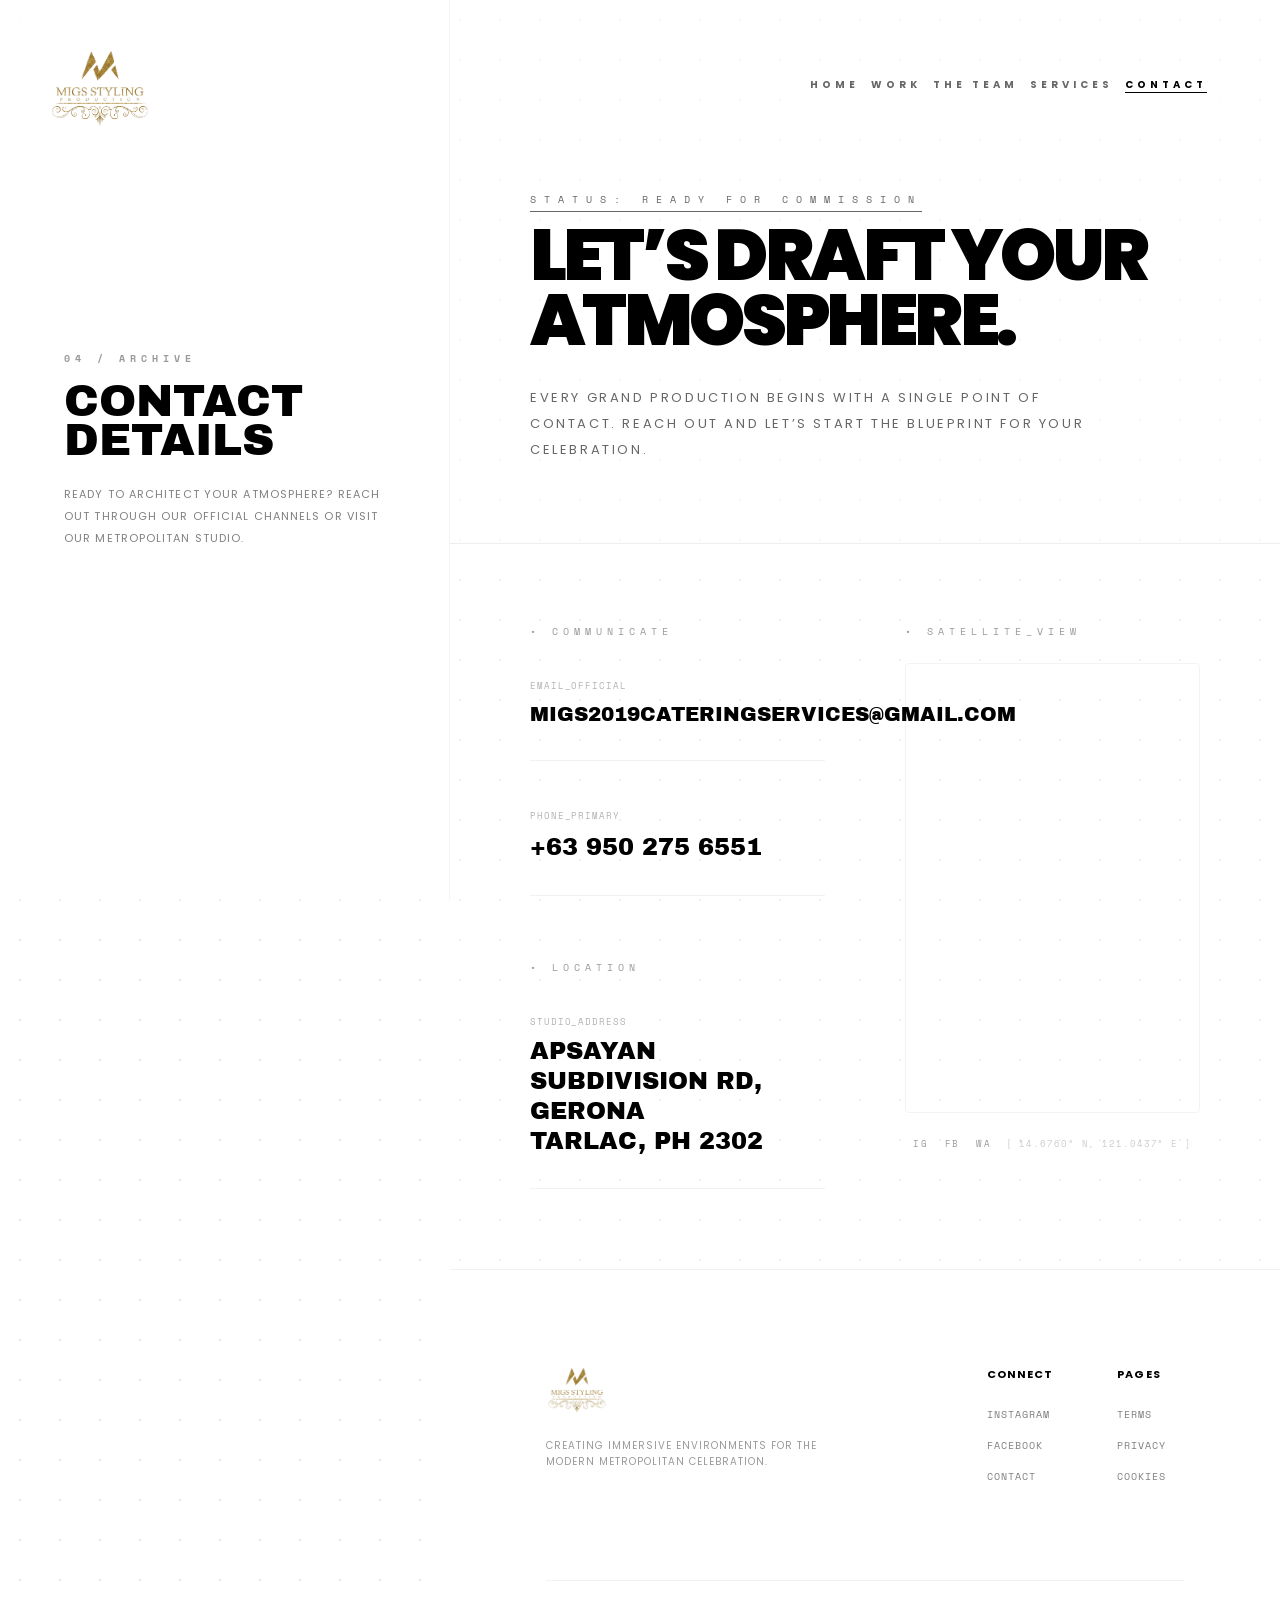
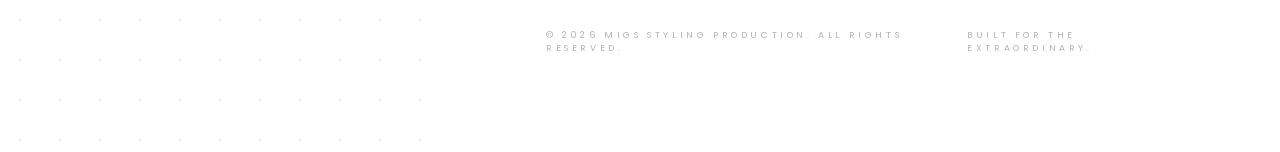
<file: contact.html>
<!DOCTYPE html>
<html lang="en">
<head>
    <meta charset="UTF-8">
    <meta name="viewport" content="width=device-width, initial-scale=1.0">
    <title>MIGS | CONTACT_HUB</title>
    <link rel="icon" href="resource/favicon.ico" type="image/x-icon">
    <link href="output.css" rel="stylesheet">
    <link href="https://fonts.googleapis.com/css2?family=Archivo+Black&family=Poppins:wght@300;400;600;700;900&family=Space+Mono&display=swap" rel="stylesheet">

    <style>
        .font-archivo {
            font-family: 'Archivo Black', sans-serif;
        }

        .font-mono {
            font-family: 'Space Mono', monospace;
        }

        .blueprint-bg {
            background-image: radial-gradient(#e5e7eb 1px, transparent 1px);
            background-size: 40px 40px;
        }

        /* Standardized Section Background for Contact Hub */
        .spec-section {
            background-color: rgba(255, 255, 255, 0.6);
            border-bottom: 1px solid #eee;
        }
  @media (max-width:768px) {
            nav .flex a { font-size: 1.8vw !important; }
            
        }
    </style>
    <script>
        tailwind.config = {
            theme: {
                extend: {
                    colors: {
                        primary: '#0f0e47',
                    }
                }
            }
        }
    </script>
</head>
<body class="blueprint-bg font-['Poppins'] text-primary overflow-x-hidden bg-white/10">

    <nav class="fixed top-0 left-0 w-full z-[100] flex justify-between items-start p-6 md:p-12 pointer-events-none">
        <a href="index.html" class="pointer-events-auto">
            <img src="resource/migslogo.png" alt="Logo" class="h-20 w-auto object-contain">
        </a>
        <div class="flex gap-3 text-[10px] uppercase tracking-[0.4em] font-bold text-black/60 pointer-events-auto mt-4 bg-white/40 backdrop-blur-md px-6 py-3 rounded-full border border-white/20">
            <a href="index.html" class="hover:text-black">Home</a>
            <a href="projects.html" class="hover:text-black">Work</a>
            <a href="team.html" class="hover:text-black">The Team</a>
            <a href="services.html" class="hover:text-black">Services</a>
            <a href="contact.html" class="text-black border-b border-black">Contact</a>
        </div>
    </nav>

    <div class="flex flex-col md:flex-row min-h-screen">

        <aside class="hidden md:flex sidebar-container w-[450px] max-w-[40vw] h-screen sticky top-0 bg-white/30 backdrop-blur-lg z-50 border-r border-gray-100 p-16 flex-col justify-center">
            <span class="text-[10px] text-black/40 tracking-[0.5em] font-bold uppercase mb-4 block font-mono">04 / ARCHIVE</span>
            <h1 class="font-archivo text-4xl md:text-[3.5vw] uppercase leading-[0.85] mb-6">Contact<br>Details</h1>
            <p class="text-[11px] uppercase tracking-widest leading-loose text-black/50">
                Ready to architect your atmosphere? Reach out through our official channels or visit our metropolitan studio.
            </p>
        </aside>

        <main class="flex-1">

            <section class="spec-section pt-48 pb-20 px-12 md:px-20 relative z-20">
                <div class="max-w-4xl">
                    <span class="font-mono text-[10px] tracking-[0.8em] text-black/60 block mb-4 uppercase underline underline-offset-8">Status: Ready for Commission</span>
                    <h2 class="font-black text-5xl md:text-7xl uppercase leading-[0.9] mb-8 tracking-tighter">Let’s draft your<br>atmosphere.</h2>
                    <p class="text-[13px] uppercase tracking-[0.2em] leading-loose text-black/60 max-w-xl">
                        Every grand production begins with a single point of contact. Reach out and let’s start the blueprint for your celebration.
                    </p>
                </div>
            </section>

            <section class="py-20 px-12 md:px-20 bg-white/40">
                <div class="grid grid-cols-1 lg:grid-cols-2 gap-20 max-w-6xl">

                    <div class="space-y-16">
                        <div>
                            <span class="font-mono text-[10px] tracking-[0.5em] text-black/40 mb-10 block uppercase">• COMMUNICATE</span>
                            <div class="space-y-12">
                                <a href="mailto:migs2019cateringservices@gmail.com" class="group block border-b border-black/5 pb-8 transition-all hover:pl-4 hover:border-black/20">
                                    <span class="font-mono text-[9px] text-black/30 block mb-2 tracking-widest uppercase">EMAIL_OFFICIAL</span>
                                    <span class="font-archivo text-large md:text-xl uppercase group-hover:text-gray-600">migs2019cateringservices@gmail.com</span>
                                </a>
                                <a href="tel:+639502756551" class="group block border-b border-black/5 pb-8 transition-all hover:pl-4 hover:border-black/20">
                                    <span class="font-mono text-[9px] text-black/30 block mb-2 tracking-widest uppercase">PHONE_PRIMARY</span>
                                    <span class="font-archivo text-xl md:text-2xl uppercase group-hover:text-gray-600">+63 950 275 6551</span>
                                </a>
                            
                            </div>
                        </div>

                        <div>
                            <span class="font-mono text-[10px] tracking-[0.5em] text-black/40 mb-10 block uppercase">• LOCATION</span>
                            <div class="border-b border-black/5 pb-8">
                                <span class="font-mono text-[9px] text-black/30 block mb-2 tracking-widest uppercase">STUDIO_ADDRESS</span>
                                <span class="font-archivo text-xl md:text-2xl uppercase leading-tight">
                                    Apsayan Subdivision Rd, Gerona <br>
                                    Tarlac, PH 2302
                                </span>
                            </div>
                        </div>
                    </div>

                    <div class="space-y-6">
                        <span class="font-mono text-[10px] tracking-[0.5em] text-black/40 block uppercase">• SATELLITE_VIEW</span>
                        <div class="h-[450px] w-full grayscale invert-[0.05] contrast-[1.1] border border-black/5 rounded-sm overflow-hidden">
    <iframe 
        src="https://maps.google.com/maps?q=15.609540165967038,120.58401027116443&hl=en&z=16&output=embed"
        width="100%" 
        height="100%" 
        style="border:0;" 
        allowfullscreen="" 
        loading="lazy"
        referrerpolicy="no-referrer-when-downgrade">
    </iframe>
</div>
                        <div class="flex justify-between items-center px-2">
                            <div class="flex gap-4">
                                <a href="#" class="font-mono text-[9px] tracking-[0.2em] uppercase text-black/40 hover:text-black">IG</a>
                                <a href="#" class="font-mono text-[9px] tracking-[0.2em] uppercase text-black/40 hover:text-black">FB</a>
                                <a href="#" class="font-mono text-[9px] tracking-[0.2em] uppercase text-black/40 hover:text-black">WA</a>
                            </div>
                            <p class="font-mono text-[9px] text-black/20 tracking-widest uppercase">
                                [ 14.6760° N, 121.0437° E ]
                            </p>
                        </div>
                    </div>
                </div>
            </section>

            <footer class="bg-white p-12 md:p-24 border-t border-black/5 relative z-20">
                <div class="flex flex-col md:flex-row justify-between items-start gap-12">
                    <div class="max-w-xs">
                        <img src="resource/migslogo.png" alt="Logo" class="h-12 mb-6">
                        <p class="text-[10px] uppercase tracking-widest text-black/40 leading-relaxed">
                            Creating immersive environments for the modern metropolitan celebration.
                        </p>
                    </div>
                    <div class="grid grid-cols-2 gap-16">
                        <div>
                            <h5 class="text-[11px] font-bold tracking-widest mb-6 uppercase">CONNECT</h5>
                            <ul class="text-[10px] space-y-4 text-black/50 uppercase tracking-widest font-mono">
                                <li><a href="https://l.facebook.com/l.php?u=https%3A%2F%2Fwww.instagram.com%2Fmigsstylingprod%3Ffbclid%3DIwZXh0bgNhZW0CMTAAYnJpZBEyRDJNSFpGazBQNXNxMUNoRnNydGMGYXBwX2lkEDIyMjAzOTE3ODgyMDA4OTIAAR7lH0Ag-Unb-6CJsbVTkCqqlP7FicvbWJEwOMwR0pOcxfyNJXtdsWY0_3BQmw_aem_j8aiS9Jj15FclW0dmjp78w&h=AT7JyvNkYEuI4J86WICiXe7CMDy872VYWx4S28fzypt262_jow8KnMTM787_Ame4mOV4twCaSWduEM5p5E3KlWk8vdukPh9zOWbM_pc_IYT4X79SUHBfT-SN1EohYZgET_qu" class="hover:text-black transition-colors">Instagram</a></li>
                                <li><a href="https://www.facebook.com/migscatering/" class="hover:text-black transition-colors">Facebook</a></li>
                                <li><a href="contact.html" class="hover:text-black transition-colors">Contact</a></li>
                            </ul>
                        </div>
                        <div>
                            <h5 class="text-[11px] font-bold tracking-widest mb-6 uppercase">PAGES</h5>
                            <ul class="text-[10px] space-y-4 text-black/50 uppercase tracking-widest font-mono">
                                <li><a href="terms.html" class="hover:text-black transition-colors">Terms</a></li>
                                <li><a href="privacy.html" class="hover:text-black transition-colors">Privacy</a></li>
                                <li><a href="cookies.html" class="hover:text-black transition-colors">Cookies</a></li>
                            </ul>
                        </div>
                    </div>
                </div>
                <div class="mt-24 pt-12 border-t border-black/5 flex flex-col md:flex-row justify-between items-center gap-6">
                    <span class="text-[9px] text-black/30 uppercase tracking-[0.4em]">© 2026 Migs Styling Production. All Rights Reserved.</span>
                    <span class="text-[9px] text-black/30 uppercase tracking-[0.4em]">Built for the Extraordinary.</span>
                </div>
            </footer>
        </main>
    </div>

</body>
</html>
</file>
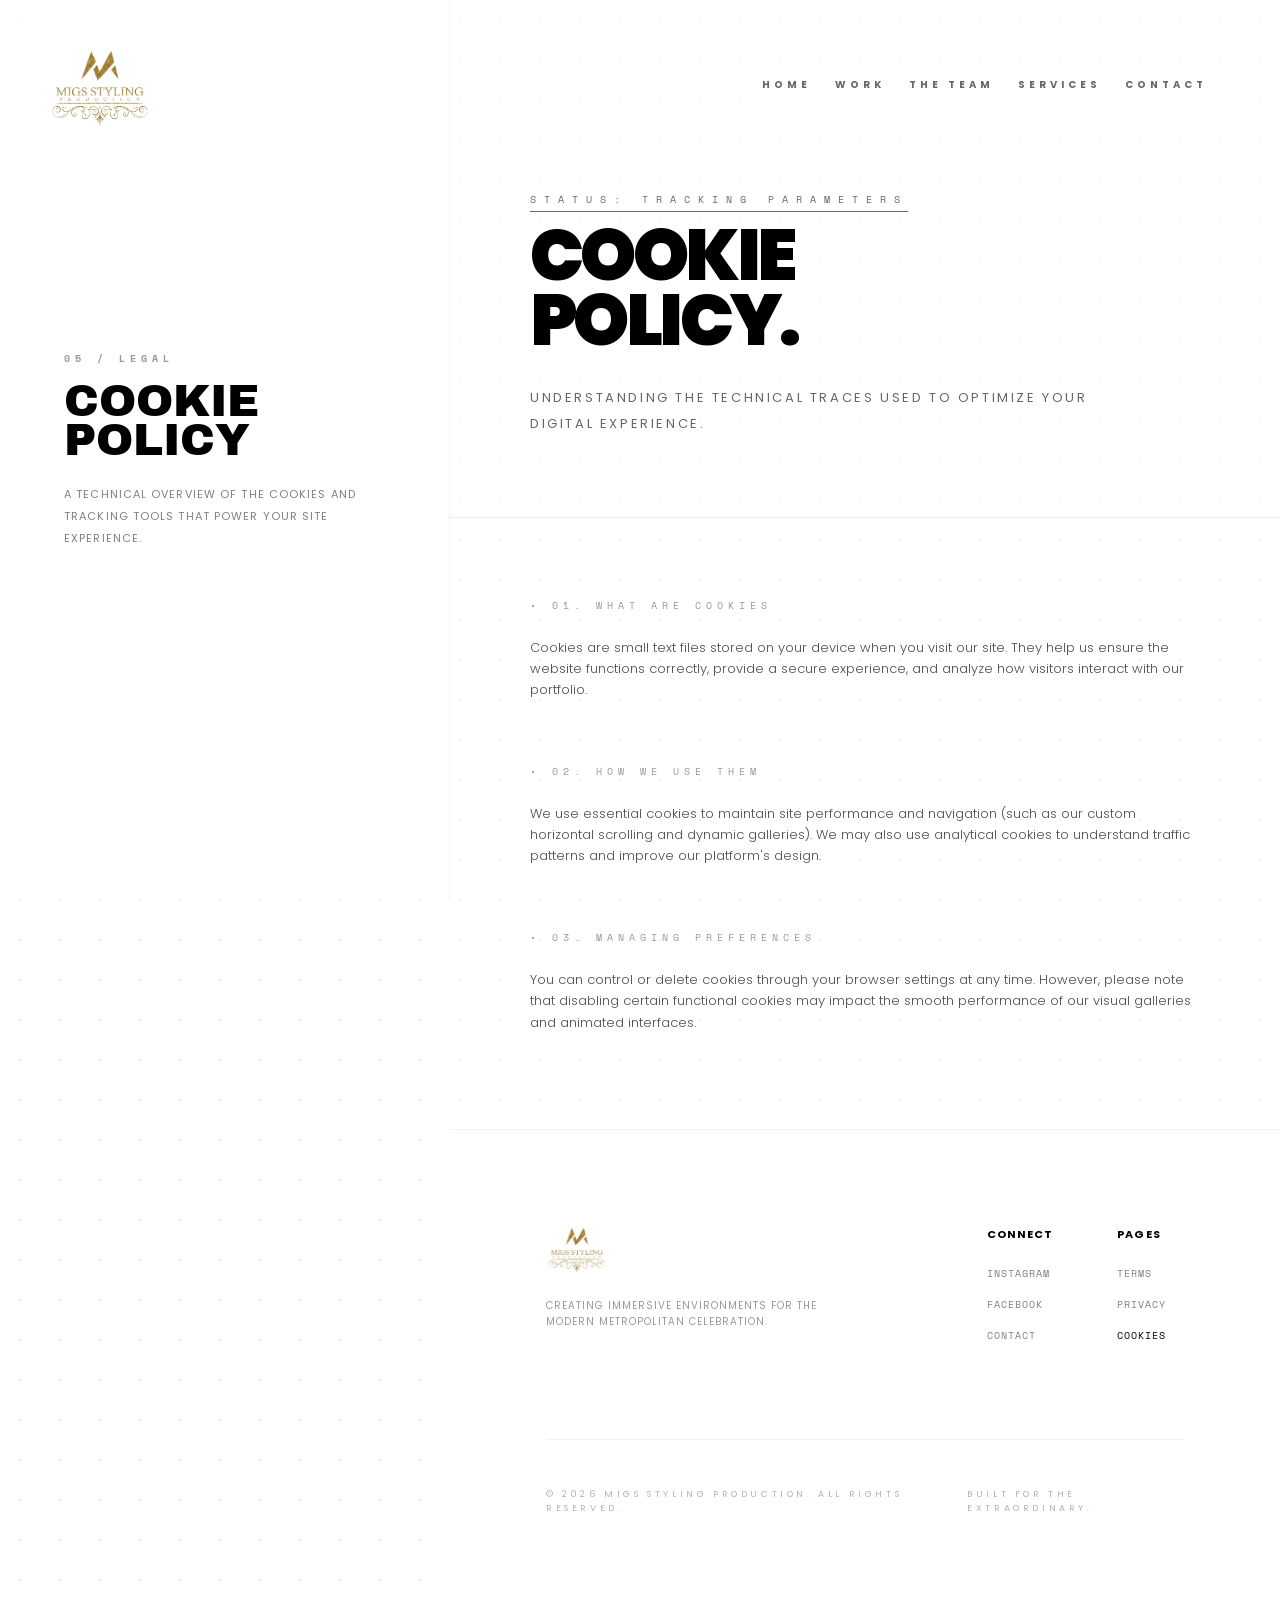
<file: cookies.html>
<!DOCTYPE html>
<html lang="en">
<head>
    <meta charset="UTF-8">
    <meta name="viewport" content="width=device-width, initial-scale=1.0">
    <title>MIGS | COOKIE POLICY</title>
    <link rel="icon" href="resource/favicon.ico" type="image/x-icon">
    <link href="output.css" rel="stylesheet">
    <link href="https://fonts.googleapis.com/css2?family=Archivo+Black&family=Poppins:wght@300;400;600;700;900&family=Space+Mono&display=swap" rel="stylesheet">

    <style>
        .font-archivo { font-family: 'Archivo Black', sans-serif; }
        .font-mono { font-family: 'Space Mono', monospace; }
        .blueprint-bg {
            background-image: radial-gradient(#e5e7eb 1px, transparent 1px);
            background-size: 40px 40px;
        }
        .spec-section {
            background-color: rgba(255, 255, 255, 0.6);
            border-bottom: 1px solid #eee;
        }
       @media (max-width:768px) {
            nav .flex a { font-size: 1.8vw !important; }
            
        }
    </style>
    <script>
        tailwind.config = {
            theme: { extend: { colors: { primary: '#0f0e47', } } }
        }
    </script>
</head>
<body class="blueprint-bg font-['Poppins'] text-primary overflow-x-hidden bg-white/10">

    <nav class="fixed top-0 left-0 w-full z-[100] flex justify-between items-start p-6 md:p-12 pointer-events-none">
        <a href="index.html" class="pointer-events-auto">
            <img src="resource/migslogo.png" alt="Logo" class="h-20 w-auto object-contain">
        </a>
        <div class="flex gap-6 text-[10px] uppercase tracking-[0.4em] font-bold text-black/60 pointer-events-auto mt-4 bg-white/40 backdrop-blur-md px-6 py-3 rounded-full border border-white/20">
            <a href="index.html" class="hover:text-black">Home</a>
            <a href="projects.html" class="hover:text-black">Work</a>
            <a href="team.html" class="hover:text-black">The Team</a>
            <a href="services.html" class="hover:text-black">Services</a>
            <a href="contact.html" class="hover:text-black">Contact</a>
        </div>
    </nav>

    <div class="flex flex-col md:flex-row min-h-screen">
        <aside class="hidden md:flex sidebar-container w-[450px] max-w-[40vw] h-screen sticky top-0 bg-white/30 backdrop-blur-lg z-50 border-r border-gray-100 p-16 flex-col justify-center">
            <span class="text-[10px] text-black/40 tracking-[0.5em] font-bold uppercase mb-4 block font-mono">05 / LEGAL</span>
            <h1 class="font-archivo text-4xl md:text-[3.5vw] uppercase leading-[0.85] mb-6">Cookie<br>Policy</h1>
            <p class="text-[11px] uppercase tracking-widest leading-loose text-black/50">
                A technical overview of the cookies and tracking tools that power your site experience.
            </p>
        </aside>



<main class="flex-1 flex flex-col">
    <section class="spec-section pt-48 pb-20 px-12 md:px-20 relative z-20">
        <div class="max-w-4xl">
            <span class="font-mono text-[10px] tracking-[0.8em] text-black/60 block mb-4 uppercase underline underline-offset-8">Status: Tracking Parameters</span>
            <h2 class="font-black text-5xl md:text-7xl uppercase leading-[0.9] mb-8 tracking-tighter">Cookie<br>Policy.</h2>
            <p class="text-[13px] uppercase tracking-[0.2em] leading-loose text-black/60 max-w-xl">
                Understanding the technical traces used to optimize your digital experience.
            </p>
        </div>
    </section>

    <section class="py-20 px-12 md:px-20 bg-white/40 flex-1">
        <div class="max-w-3xl space-y-16">
            <div>
                <span class="font-mono text-[10px] tracking-[0.5em] text-black/40 mb-6 block uppercase">• 01. WHAT ARE COOKIES</span>
                <p class="text-[13px] leading-relaxed text-black/70 font-light mb-4">
                    Cookies are small text files stored on your device when you visit our site. They help us ensure the website functions correctly, provide a secure experience, and analyze how visitors interact with our portfolio.
                </p>
            </div>
            <div>
                <span class="font-mono text-[10px] tracking-[0.5em] text-black/40 mb-6 block uppercase">• 02. HOW WE USE THEM</span>
                <p class="text-[13px] leading-relaxed text-black/70 font-light mb-4">
                    We use essential cookies to maintain site performance and navigation (such as our custom horizontal scrolling and dynamic galleries). We may also use analytical cookies to understand traffic patterns and improve our platform's design.
                </p>
            </div>
            <div>
                <span class="font-mono text-[10px] tracking-[0.5em] text-black/40 mb-6 block uppercase">• 03. MANAGING PREFERENCES</span>
                <p class="text-[13px] leading-relaxed text-black/70 font-light mb-4">
                    You can control or delete cookies through your browser settings at any time. However, please note that disabling certain functional cookies may impact the smooth performance of our visual galleries and animated interfaces.
                </p>
            </div>
        </div>
    </section>

            <footer class="bg-white p-12 md:p-24 border-t border-black/5 relative z-20 mt-auto">
                <div class="flex flex-col md:flex-row justify-between items-start gap-12">
                    <div class="max-w-xs">
                        <img src="resource/migslogo.png" alt="Logo" class="h-12 mb-6">
                        <p class="text-[10px] uppercase tracking-widest text-black/40 leading-relaxed">
                            Creating immersive environments for the modern metropolitan celebration.
                        </p>
                    </div>
                    <div class="grid grid-cols-2 gap-16">
                        <div>
                            <h5 class="text-[11px] font-bold tracking-widest mb-6 uppercase">CONNECT</h5>
                            <ul class="text-[10px] space-y-4 text-black/50 uppercase tracking-widest font-mono">
                                <li><a href="https://l.facebook.com/l.php?u=https%3A%2F%2Fwww.instagram.com%2Fmigsstylingprod%3Ffbclid%3DIwZXh0bgNhZW0CMTAAYnJpZBEyRDJNSFpGazBQNXNxMUNoRnNydGMGYXBwX2lkEDIyMjAzOTE3ODgyMDA4OTIAAR7lH0Ag-Unb-6CJsbVTkCqqlP7FicvbWJEwOMwR0pOcxfyNJXtdsWY0_3BQmw_aem_j8aiS9Jj15FclW0dmjp78w&h=AT7JyvNkYEuI4J86WICiXe7CMDy872VYWx4S28fzypt262_jow8KnMTM787_Ame4mOV4twCaSWduEM5p5E3KlWk8vdukPh9zOWbM_pc_IYT4X79SUHBfT-SN1EohYZgET_qu" class="hover:text-black transition-colors">Instagram</a></li>
                                <li><a href="https://www.facebook.com/migscatering/" class="hover:text-black transition-colors">Facebook</a></li>
                                <li><a href="contact.html" class="hover:text-black transition-colors">Contact</a></li>
                            </ul>
                        </div>
                        <div>
                            <h5 class="text-[11px] font-bold tracking-widest mb-6 uppercase">PAGES</h5>
                            <ul class="text-[10px] space-y-4 text-black/50 uppercase tracking-widest font-mono">
                                <li><a href="terms.html" class="hover:text-black transition-colors">Terms</a></li>
                                <li><a href="privacy.html" class="hover:text-black transition-colors">Privacy</a></li>
                                <li><a href="cookies.html" class="text-black transition-colors">Cookies</a></li>
                            </ul>
                        </div>
                    </div>
                </div>
                <div class="mt-24 pt-12 border-t border-black/5 flex flex-col md:flex-row justify-between items-center gap-6">
                    <span class="text-[9px] text-black/30 uppercase tracking-[0.4em]">© 2026 Migs Styling Production. All Rights Reserved.</span>
                    <span class="text-[9px] text-black/30 uppercase tracking-[0.4em]">Built for the Extraordinary.</span>
                </div>
            </footer>
        </main>


    
    
    </div>
</body>
</html>
</file>
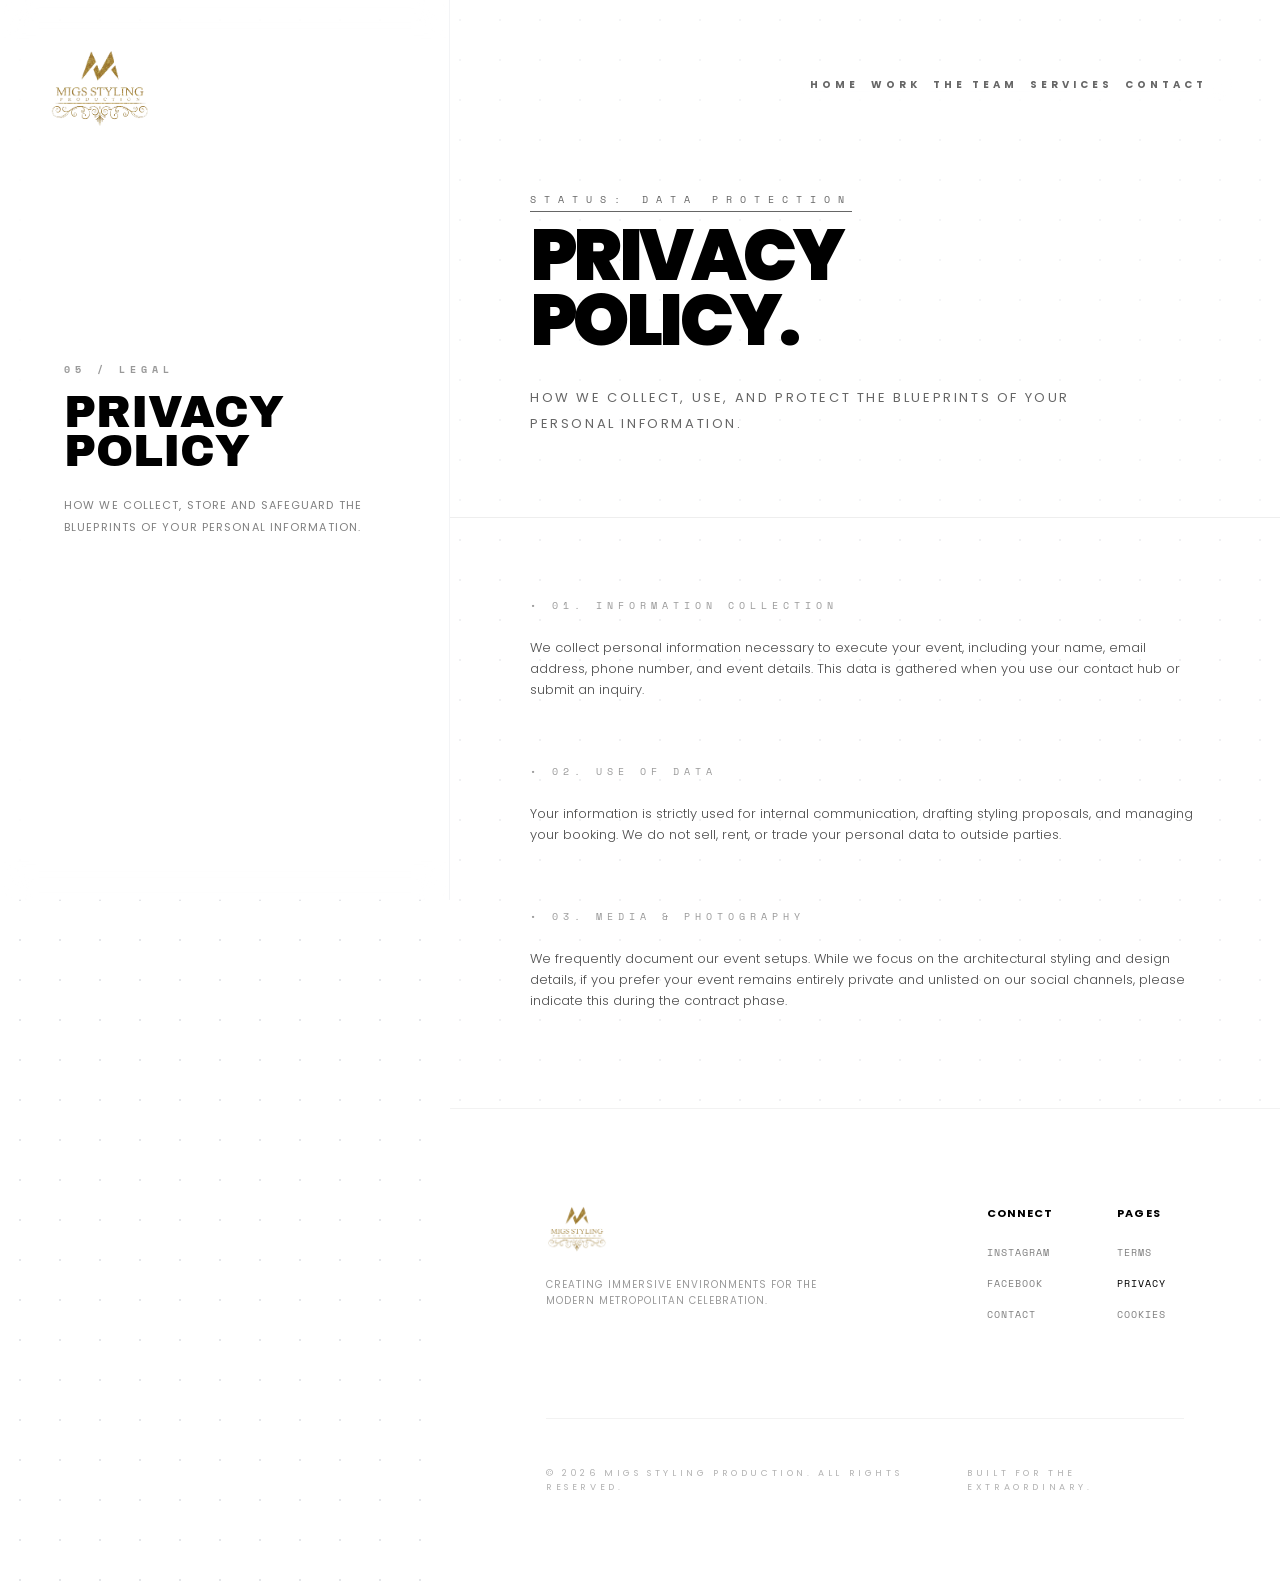
<file: privacy.html>
<!DOCTYPE html>
<html lang="en">
<head>
    <meta charset="UTF-8">
    <meta name="viewport" content="width=device-width, initial-scale=1.0">
    <title>MIGS | PRIVACY POLICY</title>
    <link rel="icon" href="resource/favicon.ico" type="image/x-icon">
    <link href="output.css" rel="stylesheet">
    <link href="https://fonts.googleapis.com/css2?family=Archivo+Black&family=Poppins:wght@300;400;600;700;900&family=Space+Mono&display=swap" rel="stylesheet">

    <style>
        .font-archivo { font-family: 'Archivo Black', sans-serif; }
        .font-mono { font-family: 'Space Mono', monospace; }
        .blueprint-bg {
            background-image: radial-gradient(#e5e7eb 1px, transparent 1px);
            background-size: 40px 40px;
        }
        .spec-section {
            background-color: rgba(255, 255, 255, 0.6);
            border-bottom: 1px solid #eee;
        }
        /* responsive navbar links */
      @media (max-width:768px) {
            nav .flex a { font-size: 1.8vw !important; }
            
        }
    </style>
    <script>
        tailwind.config = {
            theme: { extend: { colors: { primary: '#0f0e47', } } }
        }
    </script>
</head>
<body class="blueprint-bg font-['Poppins'] text-primary overflow-x-hidden bg-white/10">

    <nav class="fixed top-0 left-0 w-full z-[100] flex justify-between items-start p-6 md:p-12 pointer-events-none">
        <a href="index.html" class="pointer-events-auto">
            <img src="resource/migslogo.png" alt="Logo" class="h-20 w-auto object-contain">
        </a>
        <div class="flex gap-3 text-[10px] uppercase tracking-[0.4em] font-bold text-black/60 pointer-events-auto mt-4 bg-white/40 backdrop-blur-md px-6 py-3 rounded-full border border-white/20">
            <a href="index.html" class="hover:text-black">Home</a>
            <a href="projects.html" class="hover:text-black">Work</a>
            <a href="team.html" class="hover:text-black">The Team</a>
            <a href="services.html" class="hover:text-black">Services</a>
            <a href="contact.html" class="hover:text-black">Contact</a>
        </div>
    </nav>

    <div class="flex flex-col md:flex-row min-h-screen">
        <aside class="hidden md:flex sidebar-container w-[450px] max-w-[40vw] h-screen sticky top-0 bg-white/30 backdrop-blur-lg z-50 border-r border-gray-100 p-16 flex-col justify-center">
            <span class="text-[10px] text-black/40 tracking-[0.5em] font-bold uppercase mb-4 block font-mono">05 / LEGAL</span>
            <h1 class="font-archivo text-4xl md:text-[3.5vw] uppercase leading-[0.85] mb-6">Privacy<br>Policy</h1>
            <p class="text-[11px] uppercase tracking-widest leading-loose text-black/50">
                How we collect, store and safeguard the blueprints of your personal information.
            </p>
        </aside>



<main class="flex-1 flex flex-col">
    <section class="spec-section pt-48 pb-20 px-12 md:px-20 relative z-20">
        <div class="max-w-4xl">
            <span class="font-mono text-[10px] tracking-[0.8em] text-black/60 block mb-4 uppercase underline underline-offset-8">Status: Data Protection</span>
            <h2 class="font-black text-5xl md:text-7xl uppercase leading-[0.9] mb-8 tracking-tighter">Privacy<br>Policy.</h2>
            <p class="text-[13px] uppercase tracking-[0.2em] leading-loose text-black/60 max-w-xl">
                How we collect, use, and protect the blueprints of your personal information.
            </p>
        </div>
    </section>

    <section class="py-20 px-12 md:px-20 bg-white/40 flex-1">
        <div class="max-w-3xl space-y-16">
            <div>
                <span class="font-mono text-[10px] tracking-[0.5em] text-black/40 mb-6 block uppercase">• 01. INFORMATION COLLECTION</span>
                <p class="text-[13px] leading-relaxed text-black/70 font-light mb-4">
                    We collect personal information necessary to execute your event, including your name, email address, phone number, and event details. This data is gathered when you use our contact hub or submit an inquiry.
                </p>
            </div>
            <div>
                <span class="font-mono text-[10px] tracking-[0.5em] text-black/40 mb-6 block uppercase">• 02. USE OF DATA</span>
                <p class="text-[13px] leading-relaxed text-black/70 font-light mb-4">
                    Your information is strictly used for internal communication, drafting styling proposals, and managing your booking. We do not sell, rent, or trade your personal data to outside parties.
                </p>
            </div>
            <div>
                <span class="font-mono text-[10px] tracking-[0.5em] text-black/40 mb-6 block uppercase">• 03. MEDIA & PHOTOGRAPHY</span>
                <p class="text-[13px] leading-relaxed text-black/70 font-light mb-4">
                    We frequently document our event setups. While we focus on the architectural styling and design details, if you prefer your event remains entirely private and unlisted on our social channels, please indicate this during the contract phase.
                </p>
            </div>
        </div>
    </section>

            <footer class="bg-white p-12 md:p-24 border-t border-black/5 relative z-20 mt-auto">
                <div class="flex flex-col md:flex-row justify-between items-start gap-12">
                    <div class="max-w-xs">
                        <img src="resource/migslogo.png" alt="Logo" class="h-12 mb-6">
                        <p class="text-[10px] uppercase tracking-widest text-black/40 leading-relaxed">
                            Creating immersive environments for the modern metropolitan celebration.
                        </p>
                    </div>
                    <div class="grid grid-cols-2 gap-16">
                        <div>
                            <h5 class="text-[11px] font-bold tracking-widest mb-6 uppercase">CONNECT</h5>
                            <ul class="text-[10px] space-y-4 text-black/50 uppercase tracking-widest font-mono">
                                <li><a href="https://l.facebook.com/l.php?u=https%3A%2F%2Fwww.instagram.com%2Fmigsstylingprod%3Ffbclid%3DIwZXh0bgNhZW0CMTAAYnJpZBEyRDJNSFpGazBQNXNxMUNoRnNydGMGYXBwX2lkEDIyMjAzOTE3ODgyMDA4OTIAAR7lH0Ag-Unb-6CJsbVTkCqqlP7FicvbWJEwOMwR0pOcxfyNJXtdsWY0_3BQmw_aem_j8aiS9Jj15FclW0dmjp78w&h=AT7JyvNkYEuI4J86WICiXe7CMDy872VYWx4S28fzypt262_jow8KnMTM787_Ame4mOV4twCaSWduEM5p5E3KlWk8vdukPh9zOWbM_pc_IYT4X79SUHBfT-SN1EohYZgET_qu" class="hover:text-black transition-colors">Instagram</a></li>
                                <li><a href="https://www.facebook.com/migscatering/" class="hover:text-black transition-colors">Facebook</a></li>
                                <li><a href="contact.html" class="hover:text-black transition-colors">Contact</a></li>
                            </ul>
                        </div>
                        <div>
                            <h5 class="text-[11px] font-bold tracking-widest mb-6 uppercase">PAGES</h5>
                            <ul class="text-[10px] space-y-4 text-black/50 uppercase tracking-widest font-mono">
                                <li><a href="terms.html" class="hover:text-black transition-colors">Terms</a></li>
                                <li><a href="privacy.html" class="text-black transition-colors">Privacy</a></li>
                                <li><a href="cookies.html" class="hover:text-black transition-colors">Cookies</a></li>
                            </ul>
                        </div>
                    </div>
                </div>
                <div class="mt-24 pt-12 border-t border-black/5 flex flex-col md:flex-row justify-between items-center gap-6">
                    <span class="text-[9px] text-black/30 uppercase tracking-[0.4em]">© 2026 Migs Styling Production. All Rights Reserved.</span>
                    <span class="text-[9px] text-black/30 uppercase tracking-[0.4em]">Built for the Extraordinary.</span>
                </div>
            </footer>
        </main>


    
    </div>
</body>
</html>
</file>
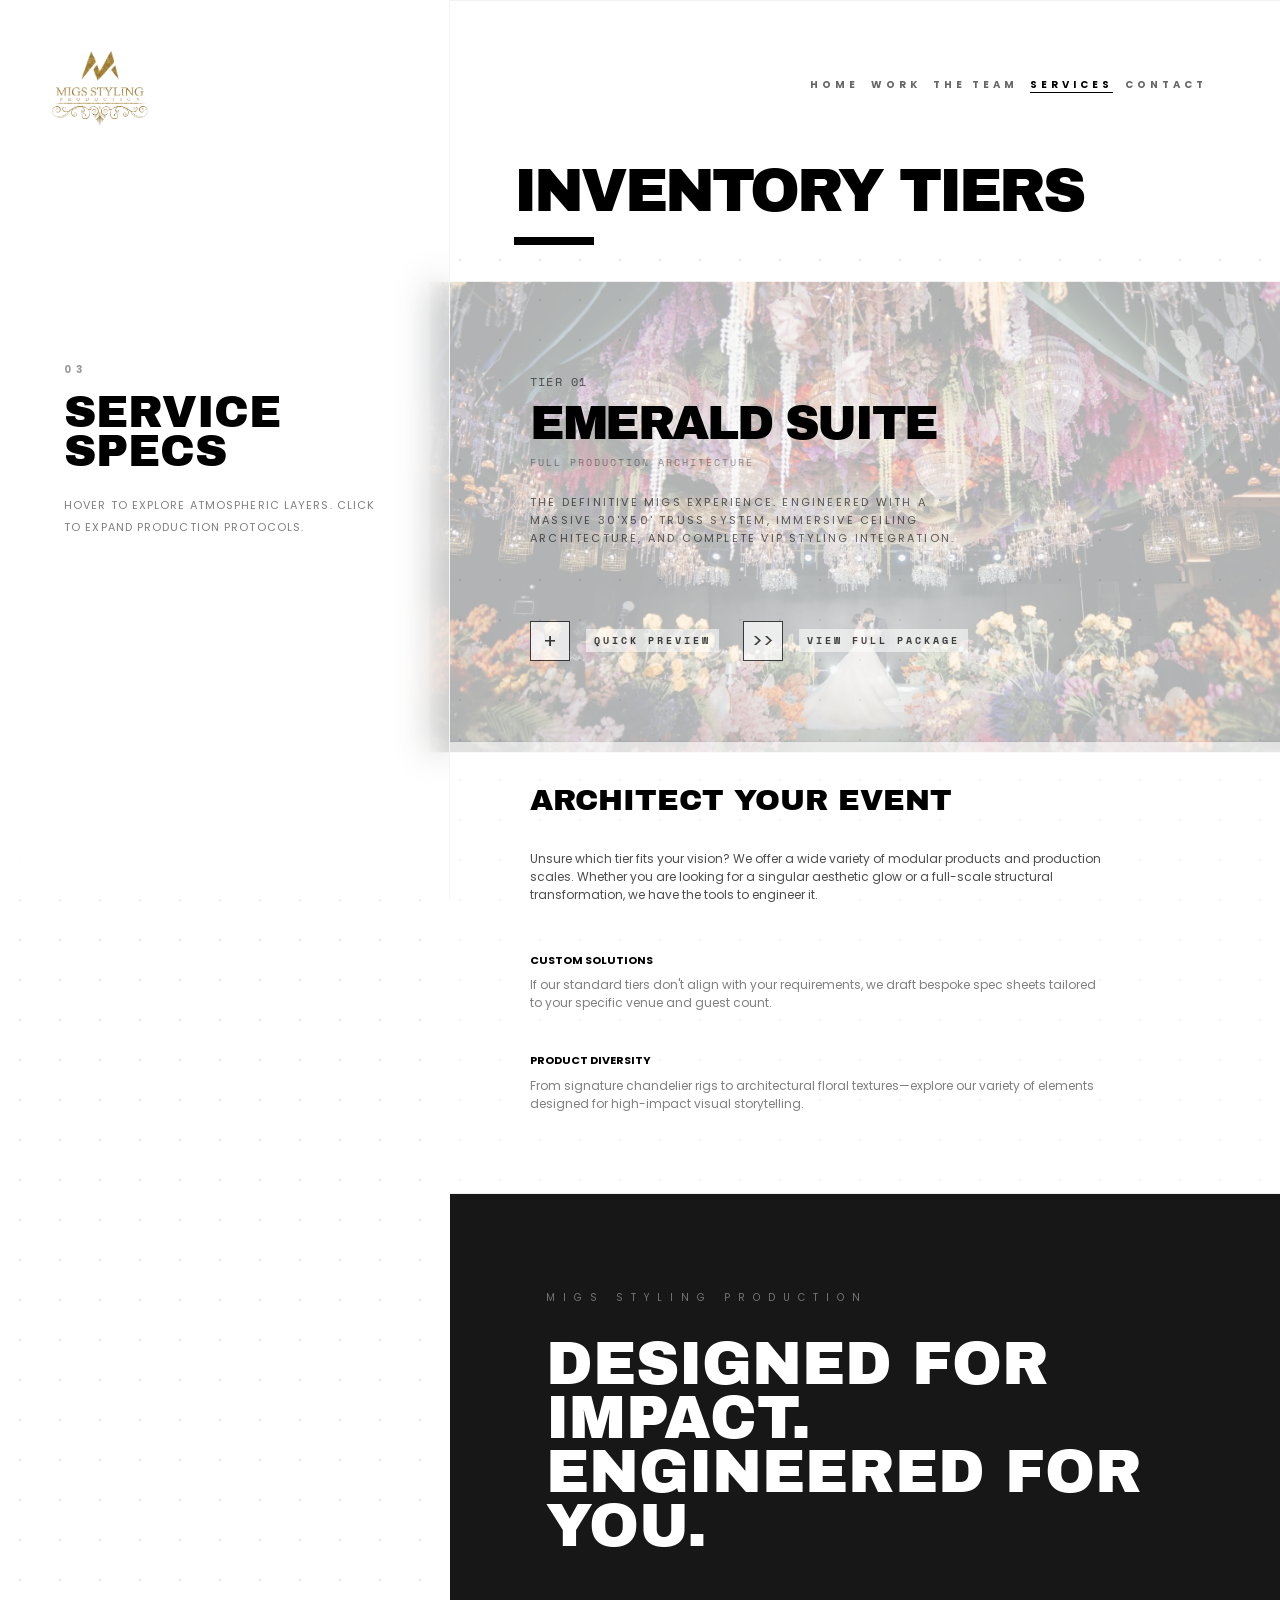
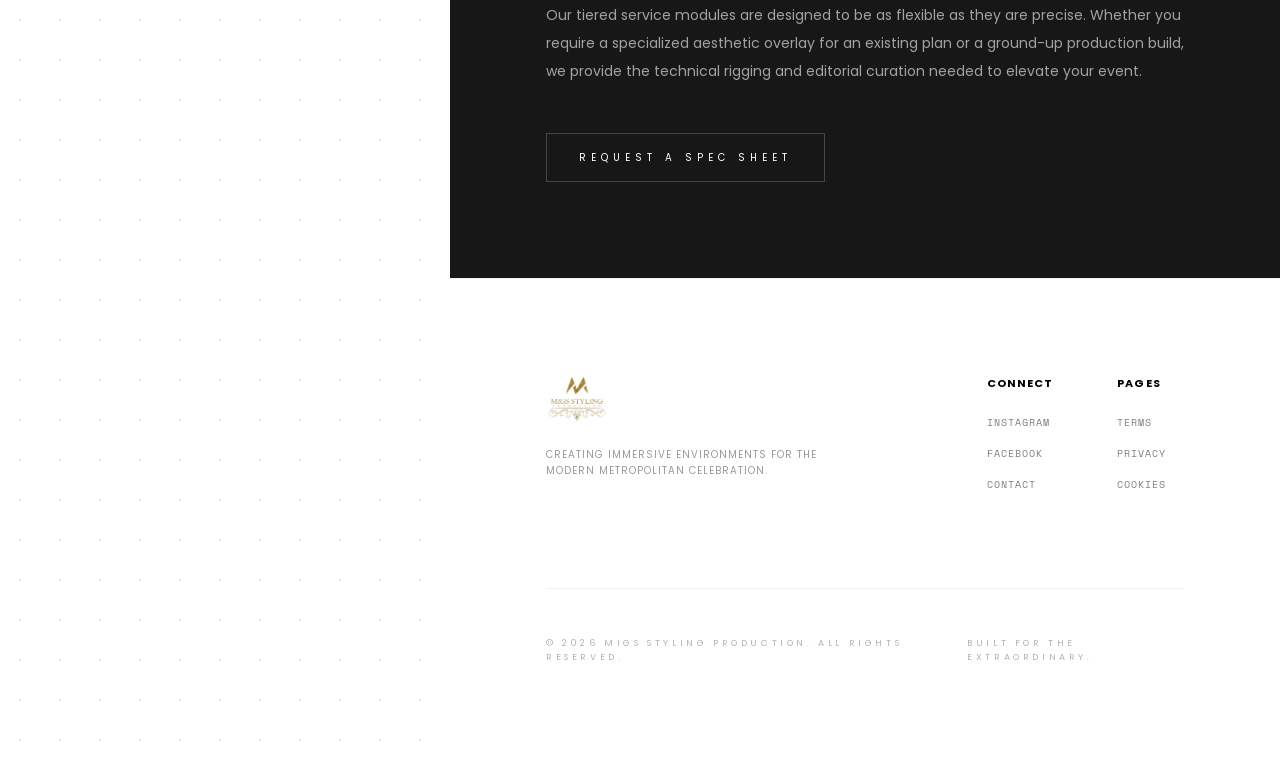
<file: services.html>
<!DOCTYPE html>
<html lang="en">
<head>
    <meta charset="UTF-8">
    <meta name="viewport" content="width=device-width, initial-scale=1.0">
    <title>MIGS | PRODUCTION SPECS</title>
    <link rel="icon" href="resource/favicon.ico" type="image/x-icon">
    <link href="output.css" rel="stylesheet">
    <link href="https://fonts.googleapis.com/css2?family=Archivo+Black&family=Poppins:wght@300;400;600&family=Space+Mono&display=swap" rel="stylesheet">

    <style>
        /* Custom Font Definitions */
        .font-archivo {
            font-family: 'Archivo Black', sans-serif;
        }

        .font-mono {
            font-family: 'Space Mono', monospace;
        }

        /* Complex Animations & Blueprint Grid */
        .blueprint-bg {
            background-image: radial-gradient(#e5e7eb 1px, transparent 1px);
            background-size: 40px 40px;
        }

        /* Logic for the Drawer Expansion */
        .details-drawer {
            max-height: 0;
            overflow: hidden;
            transition: max-height 0.8s cubic-bezier(0.4, 0, 0.2, 1), opacity 0.5s ease;
            opacity: 0;
        }

        .package-tier.active .details-drawer {
            max-height: 1200px;
            opacity: 1;
        }
        .spec-section {
            background-color: rgba(255, 255, 255, 0.6);
            border-bottom: 1px solid #eee;
        }
        @media (max-width:768px) {
            nav .flex a { font-size: 1.8vw !important; }
            
        }
    </style>
    <script>
        tailwind.config = {
            theme: {
                extend: {
                    colors: {
                        primary: '#0f0e47',
                    }
                }
            }
        }
    </script>
</head>
<body class="blueprint-bg font-['Poppins'] text-primary overflow-x-hidden bg-white/10">

    <nav class="fixed top-0 left-0 w-full z-[100] flex justify-between items-start p-6 md:p-12 pointer-events-none">
        <a href="index.html" class="pointer-events-auto">
            <img src="resource/migslogo.png" alt="Logo" class="h-20 w-auto object-contain">
        </a>
        <div class="flex gap-3 text-[10px] uppercase tracking-[0.4em] font-bold text-black/60 pointer-events-auto mt-4 bg-white/40 backdrop-blur-md px-6 py-3 rounded-full border border-white/20">
            <a href="index.html" class="hover:text-black">Home</a>
            <a href="projects.html" class="hover:text-black">Work</a>
            <a href="team.html" class="hover:text-black">The Team</a>
            <a href="services.html" class="text-black border-b border-black">Services</a>
            <a href="contact.html" class="hover:text-black">Contact</a>
        </div>
    </nav>

    <div class="flex flex-col md:flex-row min-h-screen">

        <aside class="hidden md:flex sidebar-container w-[450px] max-w-[40vw] h-screen sticky top-0 bg-white/30 backdrop-blur-lg z-50 border-r border-gray-100 p-16 flex-col justify-center">
            <span class="text-[10px] text-black/40 tracking-[0.5em] font-bold uppercase mb-4 block">03</span>
            <h1 class="font-archivo text-4xl md:text-[3.5vw] uppercase leading-[0.85] mb-6">Service<br>Specs</h1>
            <p class="text-[11px] uppercase tracking-widest leading-loose text-black/50">
                Hover to explore atmospheric layers. Click to expand production protocols.
            </p>
        </aside>

        <main class="flex-1">
            

            <div class="bg-white px-8 md:px-16 pt-40 border-t border-black/5 relative z-20">
                <h2 class="font-archivo text-4xl md:text-6xl uppercase tracking-tighter">Inventory Tiers</h2>
                <div class="w-20 h-2 bg-black mt-4 mb-12"></div>
            </div>

            <div class="package-tier group relative p-12 md:p-20 border-b border-gray-100 z-10 transition-all duration-700 ease-[cubic-bezier(0.19,1,0.22,1)] hover:pl-14 md:hover:pl-24 hover:bg-white/40">
                <div class="absolute inset-0 bg-cover bg-center transition-all duration-700 opacity-30 group-hover:opacity-0 scale-105 pointer-events-none z-[-1]" style="background-image: url('resource/s1bg1.jpg');"></div>
                <div class="absolute inset-0 bg-cover bg-center transition-all duration-700 opacity-0 group-hover:opacity-30 scale-105 pointer-events-none z-[-1]" style="background-image: url('resource/s1bg2.jpg');"></div>

                <div class="relative z-10 pointer-events-none">
                    <div class="flex justify-between items-start mb-6">
                        <div>
                            <span class="font-mono text-[12px] text-black/60 mb-2 block tracking-widest">TIER 01</span>
                            <h2 class="font-archivo text-4xl md:text-5xl uppercase tracking-tighter">EMERALD SUITE</h2>
                            <p class="text-[10px] font-mono mt-2 text-black/40 uppercase tracking-[0.2em]">Full Production Architecture</p>
                        </div>
                    </div>
                    <p class="text-[11px] uppercase tracking-[0.2em] text-black/60 leading-relaxed max-w-md mb-8">
                        The definitive Migs experience. Engineered with a massive 30'x50' truss system, immersive ceiling architecture, and complete VIP styling integration.
                    </p>
                </div>

                <div class="details-drawer relative z-10 border-t border-black/10">
                    <div class="grid grid-cols-1 md:grid-cols-2 gap-12 pt-12">
                        <div>
                            <h4 class="font-bold text-[11px] tracking-[0.4em] mb-6">TECHNICAL INFRASTRUCTURE</h4>
                            <ul class="space-y-4 text-[10px] text-black/50 tracking-widest leading-relaxed">
                                <li>• HEAVY-DUTY ALUMINUM TRUSS (30' x 50')</li>
                                <li>• IMMERSIVE CEILING TREATMENT</li>
                                <li>• THEMATIC TUNNEL ENTRANCE</li>
                            </ul>
                        </div>
                        <div>
                            <h4 class="font-bold text-[11px] tracking-[0.4em] mb-6">STYLING & CURATION</h4>
                            <ul class="space-y-4 text-[10px] text-black/50 tracking-widest leading-relaxed">
                                <li>• 30 VIP CANDICE CHAIRS (WHITE/GOLD)</li>
                                <li>• THEMATIC AISLE & RUNWAY</li>
                                <li>• GUEST TABLE SCAPES (UP TO 100 PAX)</li>
                            </ul>
                        </div>
                    </div>
                </div>

                <div class="flex flex-wrap gap-6 mt-10 relative z-20">
                    <div class="buttonhover flex items-center gap-4 cursor-pointer transition-all duration-700 opacity-70 hover:opacity-100 hover:scale-110 hover:translate-x-5" onclick="toggleTier(this.closest('.package-tier'))">
                        <div class="w-10 h-10 border border-black flex items-center justify-center bg-white">
                            <span class="plus-icon text-xl transition-transform duration-700 group-[.active]:rotate-45">+</span>
                        </div>
                        <span class="font-mono text-[10px] uppercase tracking-[0.3em] font-bold text-black btn-text bg-white/80 px-2 py-1">Quick Preview</span>
                    </div>
                    <a href="packages/emerald.html" class="buttonhover flex items-center gap-4 cursor-pointer transition-all duration-700 opacity-70 hover:opacity-100 hover:scale-110 hover:translate-x-5">
                        <div class="w-10 h-10 border border-black flex items-center justify-center bg-white">
                            <span class="text-xl">>></span>
                        </div>
                        <span class="font-mono text-[10px] uppercase tracking-[0.3em] font-bold text-black bg-white/80 px-2 py-1">View Full Package</span>
                    </a>
                </div>
            </div>


            <section class="spec-section pt-10 pb-20 px-12 md:px-20 relative z-20">
                <div class="max-w-xl">
                    <h2 class="font-archivo text-3xl uppercase mb-8">Architect Your Event</h2>
                    <div class="space-y-12 text-[12px]    text-black/70">
                        <p>
                            Unsure which tier fits your vision? We offer a wide variety of modular products and production scales. Whether you are looking for a singular aesthetic glow or a full-scale structural transformation, we have the tools to engineer it.
                        </p>
                        <div class="grid grid-cols-1 gap-10">
                            <div>
                                <h4 class="font-bold text-black mb-2 text-[11px] ">CUSTOM SOLUTIONS</h4>
                                <p class="text-black/50">If our standard tiers don't align with your requirements, we draft bespoke spec sheets tailored to your specific venue and guest count.</p>
                            </div>
                            <div>
                                <h4 class="font-bold text-black mb-2 text-[11px] ">PRODUCT DIVERSITY</h4>
                                <p class="text-black/50">From signature chandelier rigs to architectural floral textures—explore our variety of elements designed for high-impact visual storytelling.</p>
                            </div>
                        </div>
                    </div>
                </div>
            </section>
            <section class="bg-neutral-900 text-white p-12 md:p-24 relative z-20">
                <div class="max-w-2xl">
                    <span class="text-[10px] tracking-[0.8em] text-white/40 uppercase mb-8 block">Migs Styling Production</span>
                    <h2 class="font-archivo text-4xl md:text-6xl uppercase leading-[0.9] mb-12">Designed for Impact.<br>Engineered for You.</h2>
                    <p class="text-[14px] leading-loose text-white/60 mb-12">
                        Our tiered service modules are designed to be as flexible as they are precise. Whether you require a specialized aesthetic overlay for an existing plan or a ground-up production build, we provide the technical rigging and editorial curation needed to elevate your event.
                    </p>
                    <a href="contact.html" class="inline-block border border-white/20 px-8 py-4 text-[10px] tracking-[0.5em] uppercase hover:bg-white hover:text-black transition-all">Request a Spec Sheet</a>
                </div>
            </section>

            <footer class="bg-white p-12 md:p-24 border-t border-black/5 relative z-20">
                <div class="flex flex-col md:flex-row justify-between items-start gap-12">
                    <div class="max-w-xs">
                        <img src="resource/migslogo.png" alt="Logo" class="h-12 mb-6">
                        <p class="text-[10px] uppercase tracking-widest text-black/40 leading-relaxed">
                            Creating immersive environments for the modern metropolitan celebration.
                        </p>
                    </div>
                    <div class="grid grid-cols-2 gap-16">
                        <div>
                            <h5 class="text-[11px] font-bold tracking-widest mb-6 uppercase">CONNECT</h5>
                            <ul class="text-[10px] space-y-4 text-black/50 uppercase tracking-widest font-mono">
                                <li><a href="https://l.facebook.com/l.php?u=https%3A%2F%2Fwww.instagram.com%2Fmigsstylingprod%3Ffbclid%3DIwZXh0bgNhZW0CMTAAYnJpZBEyRDJNSFpGazBQNXNxMUNoRnNydGMGYXBwX2lkEDIyMjAzOTE3ODgyMDA4OTIAAR7lH0Ag-Unb-6CJsbVTkCqqlP7FicvbWJEwOMwR0pOcxfyNJXtdsWY0_3BQmw_aem_j8aiS9Jj15FclW0dmjp78w&h=AT7JyvNkYEuI4J86WICiXe7CMDy872VYWx4S28fzypt262_jow8KnMTM787_Ame4mOV4twCaSWduEM5p5E3KlWk8vdukPh9zOWbM_pc_IYT4X79SUHBfT-SN1EohYZgET_qu" class="hover:text-black transition-colors">Instagram</a></li>
                                <li><a href="https://www.facebook.com/migscatering/" class="hover:text-black transition-colors">Facebook</a></li>
                                <li><a href="contact.html" class="hover:text-black transition-colors">Contact</a></li>
                            </ul>
                        </div>
                        <div>
                            <h5 class="text-[11px] font-bold tracking-widest mb-6 uppercase">PAGES</h5>
                            <ul class="text-[10px] space-y-4 text-black/50 uppercase tracking-widest font-mono">
                                <li><a href="terms.html" class="hover:text-black transition-colors">Terms</a></li>
                                <li><a href="privacy.html" class="hover:text-black transition-colors">Privacy</a></li>
                                <li><a href="cookies.html" class="hover:text-black transition-colors">Cookies</a></li>
                            </ul>
                        </div>
                    </div>
                </div>
                <div class="mt-24 pt-12 border-t border-black/5 flex flex-col md:flex-row justify-between items-center gap-6">
                    <span class="text-[9px] text-black/30 uppercase tracking-[0.4em]">© 2026 Migs Styling Production. All Rights Reserved.</span>
                    <span class="text-[9px] text-black/30 uppercase tracking-[0.4em]">Built for the Extraordinary.</span>
                </div>
            </footer>
        </main>
    </div>

    <script>
        function toggleTier(container) {
            container.classList.toggle('active');
            const textSpan = container.querySelector('.btn-text');
            textSpan.innerText = container.classList.contains('active') ? 'Hide Specs' : 'Quick Preview';
        }
    </script>
</body>
</html>
</file>
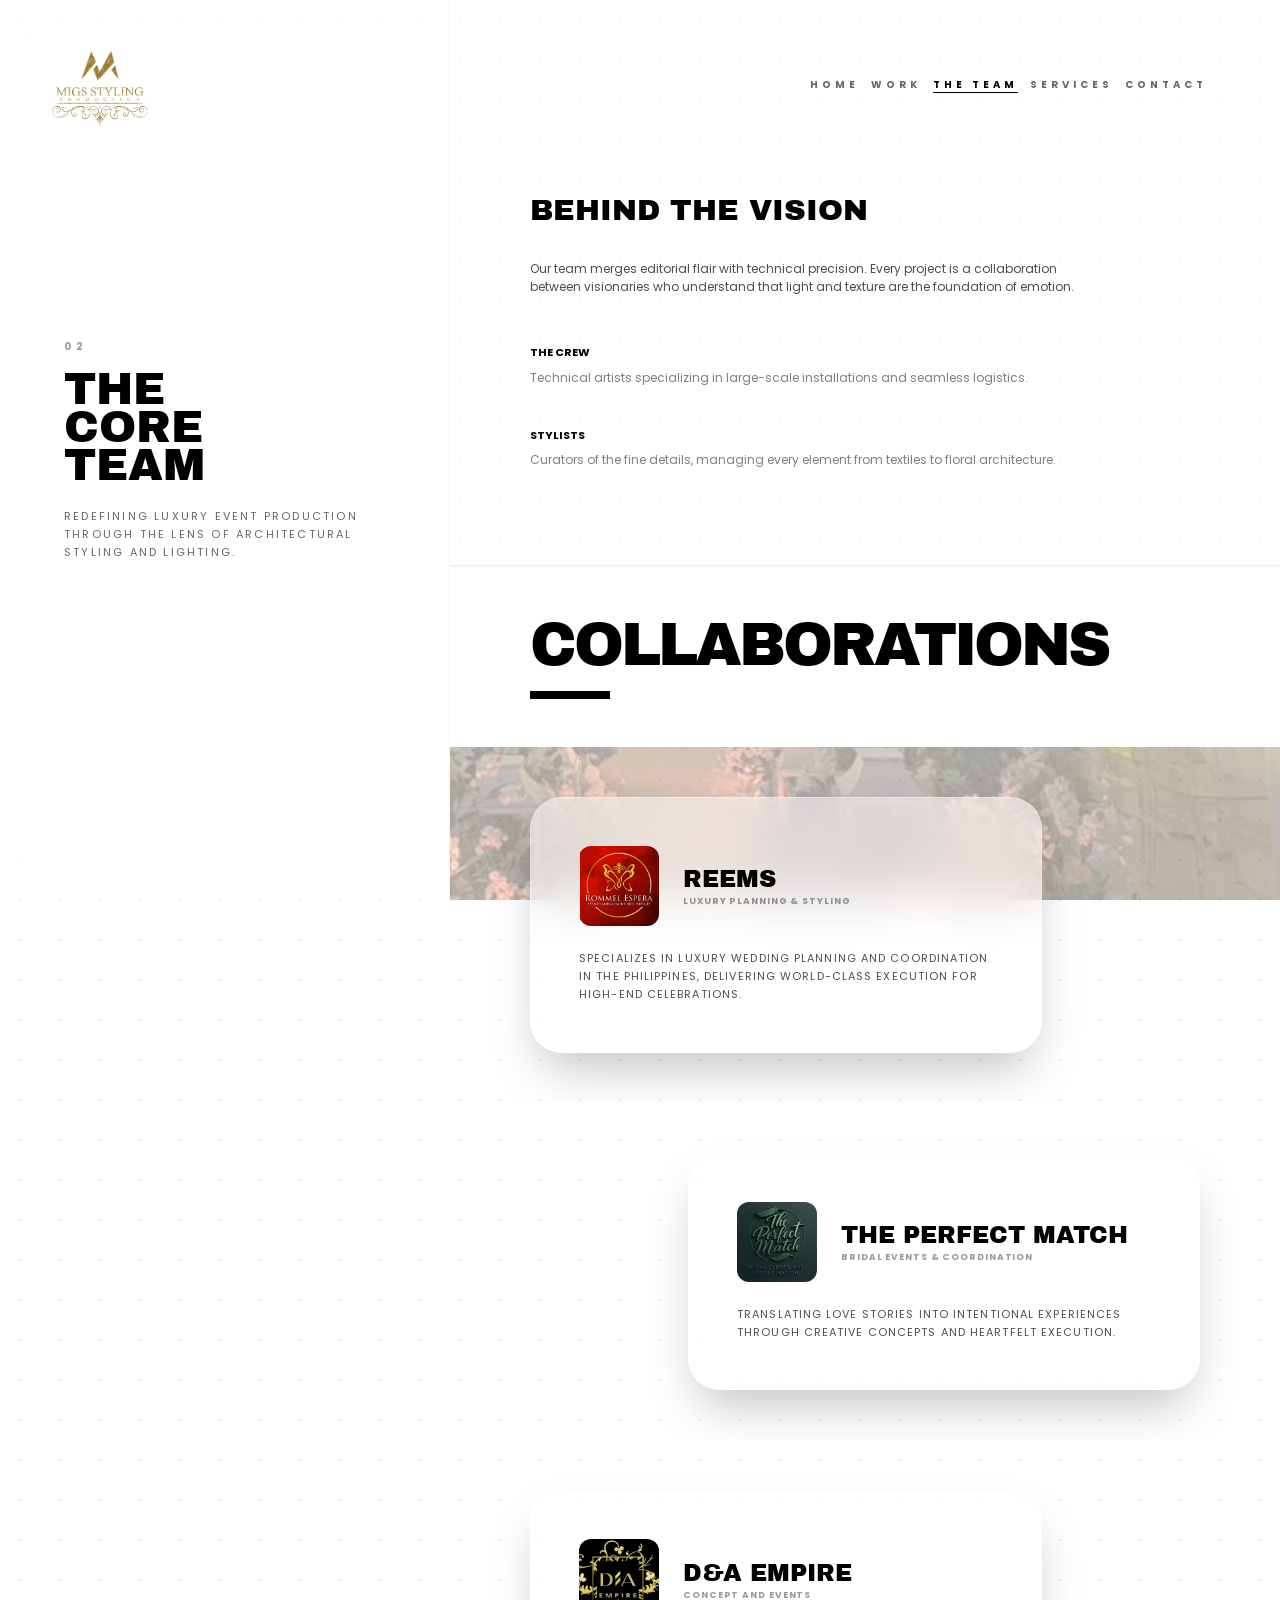
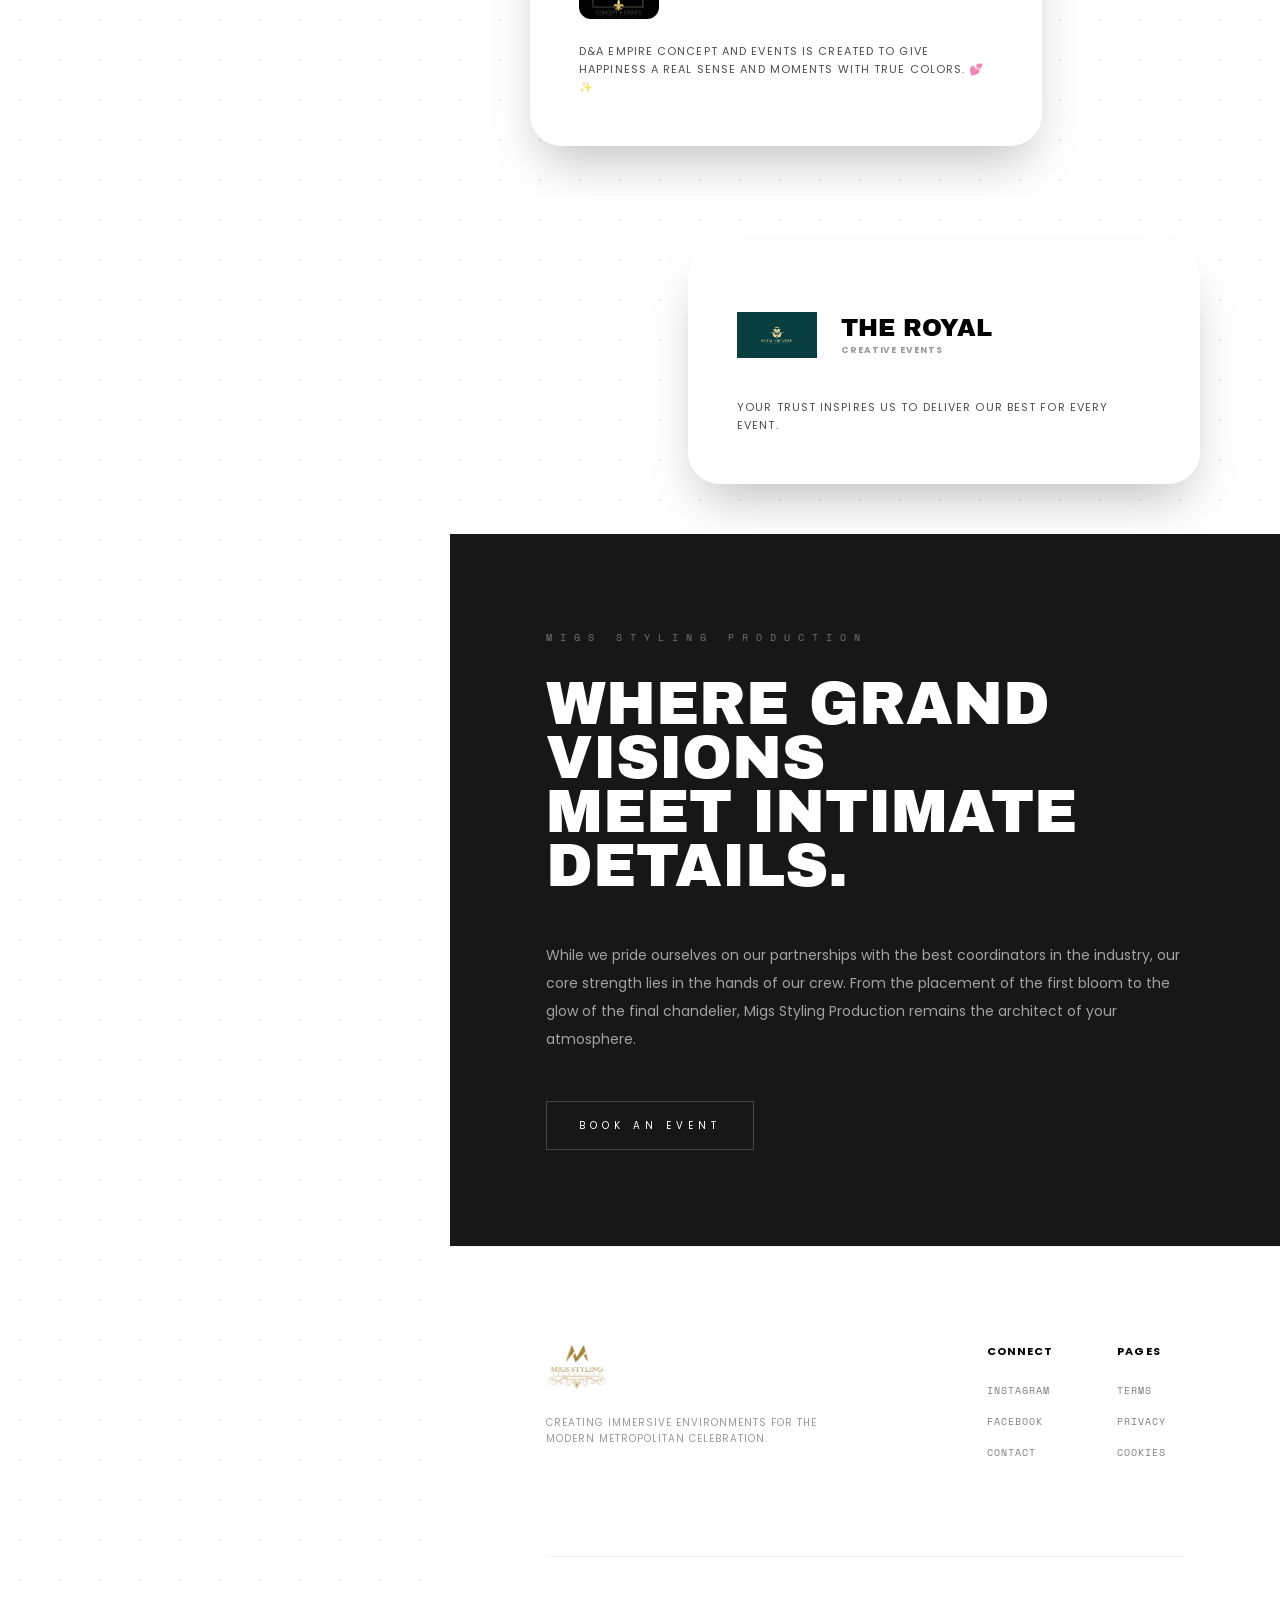
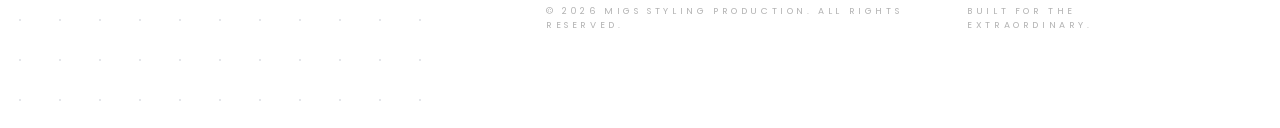
<file: team.html>
<!DOCTYPE html>
<html lang="en">
<head>
    <meta charset="UTF-8">
    <meta name="viewport" content="width=device-width, initial-scale=1.0">
    <title>MIGS | THE TEAM & PARTNERS</title>
    <link rel="icon" href="resource/favicon.ico" type="image/x-icon">
    <link href="output.css" rel="stylesheet">
    <link href="https://fonts.googleapis.com/css2?family=Archivo+Black&family=Poppins:wght@300;400;600;700;900&family=Space+Mono&display=swap" rel="stylesheet">

    <style>
        .font-archivo {
            font-family: 'Archivo Black', sans-serif;
        }

        .font-mono {
            font-family: 'Space Mono', monospace;
        }

        .blueprint-bg {
            background-image: radial-gradient(#e5e7eb 1px, transparent 1px);
            background-size: 40px 40px;
        }

        /* PARALLAX ENGINE */
        .parallax-section {
            position: relative;
            padding-top: 50px;
            padding-bottom: 50px;
            width: 100%;
            overflow: hidden;
            display: flex;
            align-items: center;
            clip-path: inset(0 0 0 0); /* This creates the fixed background window effect */
        }

        .carousel-engine {
            position: fixed;
            inset: 0;
            height: 100vh;
            width: 100%;
            z-index: 0;
            pointer-events: none;
        }

        .slide {
            position: absolute;
            inset: 0;
            opacity: 0;
            filter: blur(10px);
            transition: opacity 1.5s ease-in-out, filter 1.5s ease-in-out;
            background-size: cover;
            background-position: center;
        }

            .slide.active {
                opacity: 0.4; /* Adjusted for readability of glass cards */
                filter: blur(0px);
            }

        .spec-section {
            background-color: rgba(255, 255, 255, 0.6);
            border-bottom: 1px solid #eee;
        }
        /* responsive navbar links */
       @media (max-width:768px) {
            nav .flex a { font-size: 1.8vw !important; }
            
        }
    </style>
    <script>
        tailwind.config = {
            theme: {
                extend: {
                    colors: {
                        primary: '#0f0e47',
                    }
                }
            }
        }
    </script>
</head>
<body class="blueprint-bg font-['Poppins'] text-primary overflow-x-hidden bg-white/10">

    <nav class="fixed top-0 left-0 w-full z-[100] flex justify-between items-start p-6 md:p-12 pointer-events-none">
        <a href="index.html" class="pointer-events-auto">
            <img src="resource/migslogo.png" alt="Logo" class="h-20 w-auto object-contain">
        </a>
        <div class="flex gap-3 text-[10px] uppercase tracking-[0.4em] font-bold text-black/60 pointer-events-auto mt-4 bg-white/40 backdrop-blur-md px-6 py-3 rounded-full border border-white/20">
            <a href="index.html" class="hover:text-black">Home</a>
            <a href="projects.html" class="hover:text-black">Work</a>
            <a href="team.html" class="text-black border-b border-black">The Team</a>
            <a href="services.html" class="hover:text-black">Services</a>
            <a href="contact.html" class="hover:text-black">Contact</a>
        </div>
    </nav>

    <div class="flex flex-col md:flex-row min-h-screen">

        <aside class="hidden md:flex sidebar-container w-[450px] max-w-[40vw] h-screen sticky top-0 bg-white/30 backdrop-blur-lg z-50 border-r border-gray-100 p-16 flex-col justify-center">
            <span class="text-[10px] text-black/40 tracking-[0.5em] font-bold uppercase mb-4 block">02</span>
            <h1 class="font-archivo text-4xl md:text-[3.5vw] leading-[0.85] uppercase mb-6">The<br>Core<br>Team</h1>
            <p class="text-[11px] uppercase tracking-[0.2em] leading-relaxed text-black/60">
                Redefining luxury event production through the lens of architectural styling and lighting.
            </p>
        </aside>

        <main class="flex-1">

            <section class="spec-section pt-48 pb-24 px-12 md:px-20 relative z-20">
                <div class="max-w-xl">
                    <h2 class="font-archivo text-3xl uppercase mb-8">Behind the Vision</h2>
                    <div class="space-y-12 text-[12px]  text-black/70">
                        <p>Our team merges editorial flair with technical precision. Every project is a collaboration between visionaries who understand that light and texture are the foundation of emotion.</p>
                        <div class="grid grid-cols-1 gap-10">
                            <div>
                                <h4 class="font-bold text-black mb-2 text-[11px] ">THE CREW</h4>
                                <p class="text-black/50">Technical artists specializing in large-scale installations and seamless logistics.</p>
                            </div>
                            <div>
                                <h4 class="font-bold text-black mb-2 text-[11px] ">STYLISTS</h4>
                                <p class="text-black/50">Curators of the fine details, managing every element from textiles to floral architecture.</p>
                            </div>
                        </div>
                    </div>
                </div>
            </section>

            <div class="bg-white px-12 md:px-20 py-12 border-t border-black/5 relative z-20">
                <h2 class="font-archivo text-4xl md:text-6xl uppercase tracking-tighter">Collaborations</h2>
                <div class="w-20 h-2 bg-black mt-4"></div>
            </div>

            <section class="parallax-section">
                <div class="carousel-engine">
                    <div class="slide active" style="background-image: url('resource/espera1.jpg');"></div>
                    <div class="slide" style="background-image: url('resource/espera2.jpg');"></div>
                    <div class="slide" style="background-image: url('resource/espera3.jpg');"></div>
                </div>
                <div class="relative z-10 bg-white/50 backdrop-blur-xl p-8 md:p-12 max-w-lg mx-12 md:mx-20 rounded-[32px] shadow-2xl border border-white/30">
                    <div class="flex flex-col md:flex-row items-start md:items-center gap-6 mb-6">
                        <img src="resource/partner1.jpg" alt="REEMS" class="h-20 w-20 object-contain rounded-xl">
                        <div>
                            <h3 class="font-archivo text-2xl uppercase">REEMS</h3>
                            <p class="font-bold text-[9px] tracking-widest text-black/40 uppercase">Luxury Planning & Styling</p>
                        </div>
                    </div>
                    <p class="text-[11px] uppercase tracking-[0.1em] leading-relaxed text-black/70">
                        Specializes in luxury wedding planning and coordination in the Philippines, delivering world-class execution for high-end celebrations.
                    </p>
                </div>
            </section>

            <section class="parallax-section justify-end">
                <div class="carousel-engine">
                    <div class="slide active" style="background-image: url('resource/tpm1.jpg');"></div>
                    <div class="slide" style="background-image: url('resource/tpm2.jpg');"></div>
                    <div class="slide" style="background-image: url('resource/tpm3.jpg');"></div>
                </div>
                <div class="relative z-10 bg-white/50 backdrop-blur-xl p-8 md:p-12 max-w-lg mx-12 md:mx-20 rounded-[32px] shadow-2xl border border-white/30">
                    <div class="flex flex-col md:flex-row items-start md:items-center gap-6 mb-6">
                        <img src="resource/partner2.jpg" alt="TPM" class="h-20 w-20 object-contain rounded-xl">
                        <div>
                            <h3 class="font-archivo text-2xl uppercase">The Perfect Match</h3>
                            <p class="font-bold text-[9px] tracking-widest text-black/40 uppercase">Bridal Events & Coordination</p>
                        </div>
                    </div>
                    <p class="text-[11px] uppercase tracking-[0.1em] leading-relaxed text-black/70">
                        Translating love stories into intentional experiences through creative concepts and heartfelt execution.
                    </p>
                </div>
            </section>

            <section class="parallax-section">
                <div class="carousel-engine">
                    <div class="slide active" style="background-image: url('resource/dae1.jpg');"></div>
                    <div class="slide" style="background-image: url('resource/dae2.jpg');"></div>
                    <div class="slide" style="background-image: url('resource/dae3.jpg');"></div>
                </div>
                <div class="relative z-10 bg-white/50 backdrop-blur-xl p-8 md:p-12 max-w-lg mx-12 md:mx-20 rounded-[32px] shadow-2xl border border-white/30">
                    <div class="flex flex-col md:flex-row items-start md:items-center gap-6 mb-6">
                        <img src="resource/partner3.jpg" alt="D&A Empire" class="h-20 w-20 object-contain rounded-xl">
                        <div>
                            <h3 class="font-archivo text-2xl uppercase">D&A Empire</h3>
                            <p class="font-bold text-[9px] tracking-widest text-black/40 uppercase">Concept and Events</p>
                        </div>
                    </div>
                    <p class="text-[11px] uppercase tracking-[0.1em] leading-relaxed text-black/70">
                        D&A Empire Concept and Events is created to give HAPPINESS a real sense and MOMENTS with true colors. 💕✨
                    </p>
                </div>
            </section>

            <section class="parallax-section justify-end">
                <div class="carousel-engine">
                    <div class="slide active" style="background-image: url('resource/rce1.jpg');"></div>
                    <div class="slide" style="background-image: url('resource/rce2.jpg');"></div>
                    <div class="slide" style="background-image: url('resource/rce3.jpg');"></div>
                </div>
                <div class="relative z-10 bg-white/50 backdrop-blur-xl p-8 md:p-12 max-w-lg mx-12 md:mx-20 rounded-[32px] shadow-2xl border border-white/30">
                    <div class="flex flex-col md:flex-row items-start md:items-center gap-6 mb-6">
                        <img src="resource/partner4.jpg" alt="The Royal" class="h-20 w-20 object-contain rounded-xl">
                        <div>
                            <h3 class="font-archivo text-2xl uppercase">The Royal</h3>
                            <p class="font-bold text-[9px] tracking-widest text-black/40 uppercase">Creative Events</p>
                        </div>
                    </div>
                    <p class="text-[11px] uppercase tracking-[0.1em] leading-relaxed text-black/70">
                        Your trust inspires us to deliver our best for every event.
                    </p>
                </div>
            </section>

            <section class="brand-finale bg-neutral-900 text-white p-12 md:p-24 relative z-20">
                <div class="max-w-2xl">
                    <span class="text-[10px] tracking-[0.8em] text-white/40 uppercase mb-8 block font-mono">Migs Styling Production</span>
                    <h2 class="font-archivo text-4xl md:text-6xl uppercase leading-[0.9] mb-12">Where grand visions<br> meet intimate details.</h2>
                    <p class="text-[14px] leading-loose text-white/60 mb-12 font-poppins">
                        While we pride ourselves on our partnerships with the best coordinators in the industry, our core strength lies in the hands of our crew. From the placement of the first bloom to the glow of the final chandelier, Migs Styling Production remains the architect of your atmosphere.
                    </p>
                    <a href="contact.html" class="inline-block border border-white/20 px-8 py-4 text-[10px] tracking-[0.5em] uppercase hover:bg-white hover:text-black transition-all">Book an Event</a>
                </div>
            </section>

            <footer class="bg-white p-12 md:p-24 border-t border-black/5 relative z-20">
                <div class="flex flex-col md:flex-row justify-between items-start gap-12">
                    <div class="max-w-xs">
                        <img src="resource/migslogo.png" alt="Logo" class="h-12 mb-6">
                        <p class="text-[10px] uppercase tracking-widest text-black/40 leading-relaxed">Creating immersive environments for the modern metropolitan celebration.</p>
                    </div>
                    <div class="grid grid-cols-2 gap-16">
                        <div>
                            <h5 class="text-[11px] font-bold tracking-widest mb-6">CONNECT</h5>
                            <ul class="text-[10px] space-y-4 text-black/50 uppercase tracking-widest font-mono">
                                <li><a href="#" class="hover:text-black transition-colors">Instagram</a></li>
                                <li><a href="#" class="hover:text-black transition-colors">Facebook</a></li>
                                <li><a href="contact.html" class="hover:text-black transition-colors">Contact</a></li>
                            </ul>
                        </div>
                        <div>
                            <h5 class="text-[11px] font-bold tracking-widest mb-6">PAGES</h5>
                            <ul class="text-[10px] space-y-4 text-black/50 uppercase tracking-widest font-mono">
                                <li><a href="terms.html" class="hover:text-black transition-colors">Terms</a></li>
                                <li><a href="privacy.html" class="hover:text-black transition-colors">Privacy</a></li>
                                <li><a href="cookies.html" class="hover:text-black transition-colors">Cookies</a></li>
                            </ul>
                        </div>
                    </div>
                </div>
                <div class="mt-24 pt-12 border-t border-black/5 flex flex-col md:flex-row justify-between items-center gap-6">
                    <span class="text-[9px] text-black/30 uppercase tracking-[0.4em]">© 2026 Migs Styling Production. All Rights Reserved.</span>
                    <span class="text-[9px] text-black/30 uppercase tracking-[0.4em]">Built for the Extraordinary.</span>
                </div>
            </footer>

        </main>
    </div>

    <script>
        // PARALLAX CAROUSEL ENGINE
        document.querySelectorAll('.parallax-section').forEach(section => {
            let current = 0;
            const slides = section.querySelectorAll('.slide');
            if (slides.length > 1) {
                setInterval(() => {
                    slides[current].classList.remove('active');
                    current = (current + 1) % slides.length;
                    slides[current].classList.add('active');
                }, 4500); // 4.5 seconds per slide transition
            }
        });
    </script>
</body>
</html>
</file>
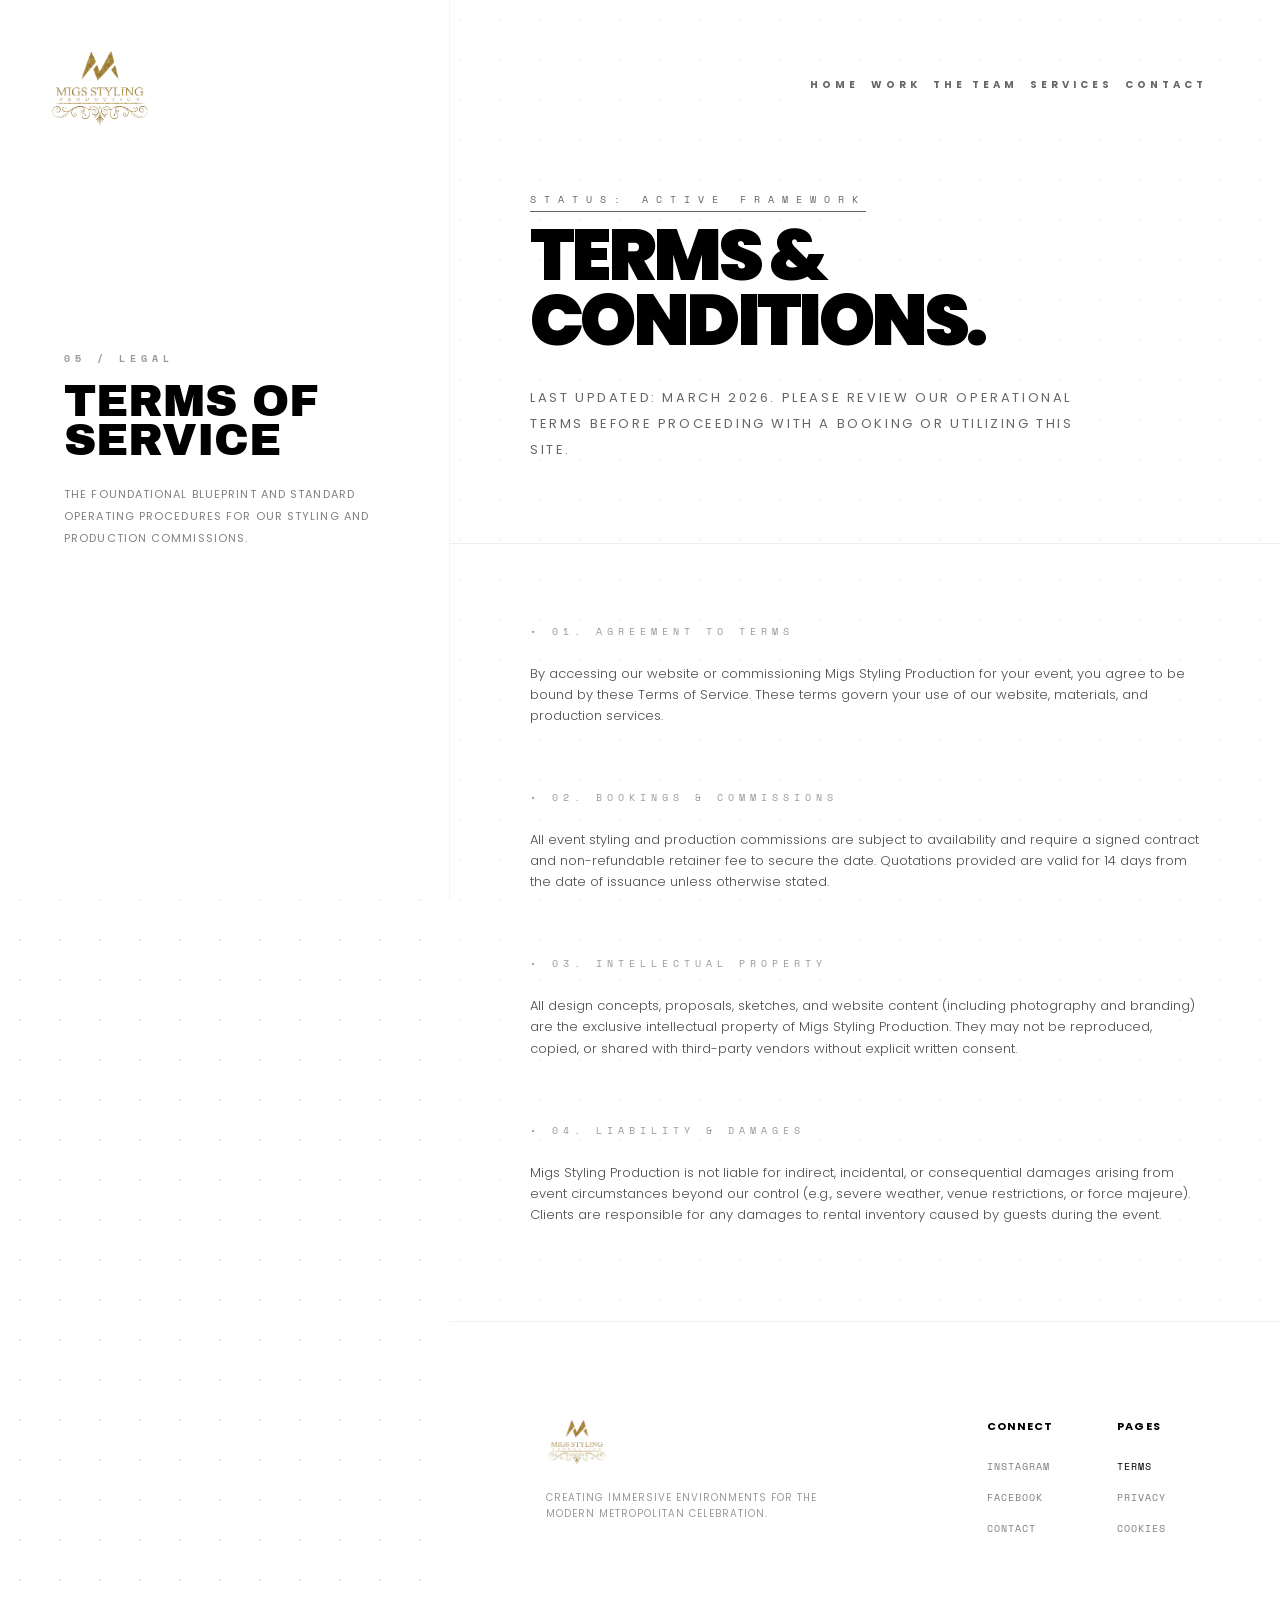
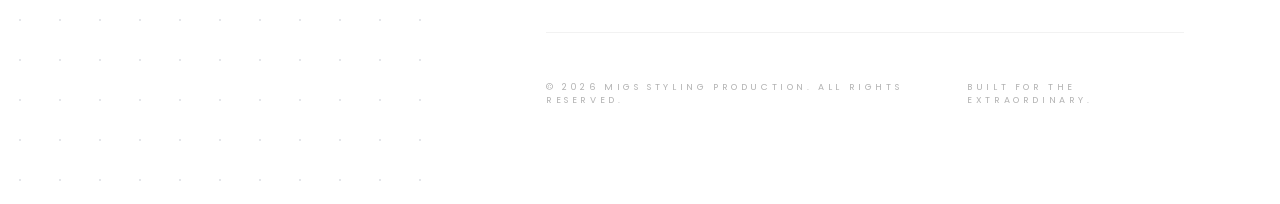
<file: terms.html>
<!DOCTYPE html>
<html lang="en">
<head>
    <meta charset="UTF-8">
    <meta name="viewport" content="width=device-width, initial-scale=1.0">
    <title>MIGS | TERMS OF SERVICE</title>
    <link rel="icon" href="resource/favicon.ico" type="image/x-icon">
    <link href="output.css" rel="stylesheet">
    <link href="https://fonts.googleapis.com/css2?family=Archivo+Black&family=Poppins:wght@300;400;600;700;900&family=Space+Mono&display=swap" rel="stylesheet">

    <style>
        .font-archivo { font-family: 'Archivo Black', sans-serif; }
        .font-mono { font-family: 'Space Mono', monospace; }
        .blueprint-bg {
            background-image: radial-gradient(#e5e7eb 1px, transparent 1px);
            background-size: 40px 40px;
        }
        .spec-section {
            background-color: rgba(255, 255, 255, 0.6);
            border-bottom: 1px solid #eee;
        }
        /* responsive navbar links */
       @media (max-width:768px) {
            nav .flex a { font-size: 1.8vw !important; }
            
        }
    </style>
    <script>
        tailwind.config = {
            theme: { extend: { colors: { primary: '#0f0e47', } } }
        }
    </script>
</head>
<body class="blueprint-bg font-['Poppins'] text-primary overflow-x-hidden bg-white/10">

    <nav class="fixed top-0 left-0 w-full z-[100] flex justify-between items-start p-6 md:p-12 pointer-events-none">
        <a href="index.html" class="pointer-events-auto">
            <img src="resource/migslogo.png" alt="Logo" class="h-20 w-auto object-contain">
        </a>
        <div class="flex gap-3 text-[10px] uppercase tracking-[0.4em] font-bold text-black/60 pointer-events-auto mt-4 bg-white/40 backdrop-blur-md px-6 py-3 rounded-full border border-white/20">
            <a href="index.html" class="hover:text-black">Home</a>
            <a href="projects.html" class="hover:text-black">Work</a>
            <a href="team.html" class="hover:text-black">The Team</a>
            <a href="services.html" class="hover:text-black">Services</a>
            <a href="contact.html" class="hover:text-black">Contact</a>
        </div>
    </nav>

    <div class="flex flex-col md:flex-row min-h-screen">
        <aside class="hidden md:flex sidebar-container w-[450px] max-w-[40vw] h-screen sticky top-0 bg-white/30 backdrop-blur-lg z-50 border-r border-gray-100 p-16 flex-col justify-center">
            <span class="text-[10px] text-black/40 tracking-[0.5em] font-bold uppercase mb-4 block font-mono">05 / LEGAL</span>
            <h1 class="font-archivo text-4xl md:text-[3.5vw] uppercase leading-[0.85] mb-6">Terms of<br>Service</h1>
            <p class="text-[11px] uppercase tracking-widest leading-loose text-black/50">
                The foundational blueprint and standard operating procedures for our styling and production commissions.
            </p>
        </aside>

        <main class="flex-1 flex flex-col">
            <section class="spec-section pt-48 pb-20 px-12 md:px-20 relative z-20">
                <div class="max-w-4xl">
                    <span class="font-mono text-[10px] tracking-[0.8em] text-black/60 block mb-4 uppercase underline underline-offset-8">Status: Active Framework</span>
                    <h2 class="font-black text-5xl md:text-7xl uppercase leading-[0.9] mb-8 tracking-tighter">Terms &<br>Conditions.</h2>
                    <p class="text-[13px] uppercase tracking-[0.2em] leading-loose text-black/60 max-w-xl">
                        Last Updated: March 2026. Please review our operational terms before proceeding with a booking or utilizing this site.
                    </p>
                </div>
            </section>

            <section class="py-20 px-12 md:px-20 bg-white/40 flex-1">
                <div class="max-w-3xl space-y-16">
                    
                    <div>
                        <span class="font-mono text-[10px] tracking-[0.5em] text-black/40 mb-6 block uppercase">• 01. AGREEMENT TO TERMS</span>
                        <p class="text-[13px] leading-relaxed text-black/70 font-light mb-4">
                            By accessing our website or commissioning Migs Styling Production for your event, you agree to be bound by these Terms of Service. These terms govern your use of our website, materials, and production services.
                        </p>
                    </div>

                    <div>
                        <span class="font-mono text-[10px] tracking-[0.5em] text-black/40 mb-6 block uppercase">• 02. BOOKINGS & COMMISSIONS</span>
                        <p class="text-[13px] leading-relaxed text-black/70 font-light mb-4">
                            All event styling and production commissions are subject to availability and require a signed contract and non-refundable retainer fee to secure the date. Quotations provided are valid for 14 days from the date of issuance unless otherwise stated.
                        </p>
                    </div>

                    <div>
                        <span class="font-mono text-[10px] tracking-[0.5em] text-black/40 mb-6 block uppercase">• 03. INTELLECTUAL PROPERTY</span>
                        <p class="text-[13px] leading-relaxed text-black/70 font-light mb-4">
                            All design concepts, proposals, sketches, and website content (including photography and branding) are the exclusive intellectual property of Migs Styling Production. They may not be reproduced, copied, or shared with third-party vendors without explicit written consent.
                        </p>
                    </div>

                    <div>
                        <span class="font-mono text-[10px] tracking-[0.5em] text-black/40 mb-6 block uppercase">• 04. LIABILITY & DAMAGES</span>
                        <p class="text-[13px] leading-relaxed text-black/70 font-light mb-4">
                            Migs Styling Production is not liable for indirect, incidental, or consequential damages arising from event circumstances beyond our control (e.g., severe weather, venue restrictions, or force majeure). Clients are responsible for any damages to rental inventory caused by guests during the event.
                        </p>
                    </div>

                </div>
            </section>

            <footer class="bg-white p-12 md:p-24 border-t border-black/5 relative z-20 mt-auto">
                <div class="flex flex-col md:flex-row justify-between items-start gap-12">
                    <div class="max-w-xs">
                        <img src="resource/migslogo.png" alt="Logo" class="h-12 mb-6">
                        <p class="text-[10px] uppercase tracking-widest text-black/40 leading-relaxed">
                            Creating immersive environments for the modern metropolitan celebration.
                        </p>
                    </div>
                    <div class="grid grid-cols-2 gap-16">
                        <div>
                            <h5 class="text-[11px] font-bold tracking-widest mb-6 uppercase">CONNECT</h5>
                            <ul class="text-[10px] space-y-4 text-black/50 uppercase tracking-widest font-mono">
                                <li><a href="#" class="hover:text-black transition-colors">Instagram</a></li>
                                <li><a href="#" class="hover:text-black transition-colors">Facebook</a></li>
                                <li><a href="contact.html" class="hover:text-black transition-colors">Contact</a></li>
                            </ul>
                        </div>
                        <div>
                            <h5 class="text-[11px] font-bold tracking-widest mb-6 uppercase">PAGES</h5>
                            <ul class="text-[10px] space-y-4 text-black/50 uppercase tracking-widest font-mono">
                                <li><a href="terms.html" class="text-black transition-colors">Terms</a></li>
                                <li><a href="privacy.html" class="hover:text-black transition-colors">Privacy</a></li>
                                <li><a href="cookies.html" class="hover:text-black transition-colors">Cookies</a></li>
                            </ul>
                        </div>
                    </div>
                </div>
                <div class="mt-24 pt-12 border-t border-black/5 flex flex-col md:flex-row justify-between items-center gap-6">
                    <span class="text-[9px] text-black/30 uppercase tracking-[0.4em]">© 2026 Migs Styling Production. All Rights Reserved.</span>
                    <span class="text-[9px] text-black/30 uppercase tracking-[0.4em]">Built for the Extraordinary.</span>
                </div>
            </footer>
        </main>
    </div>
</body>
</html>
</file>
